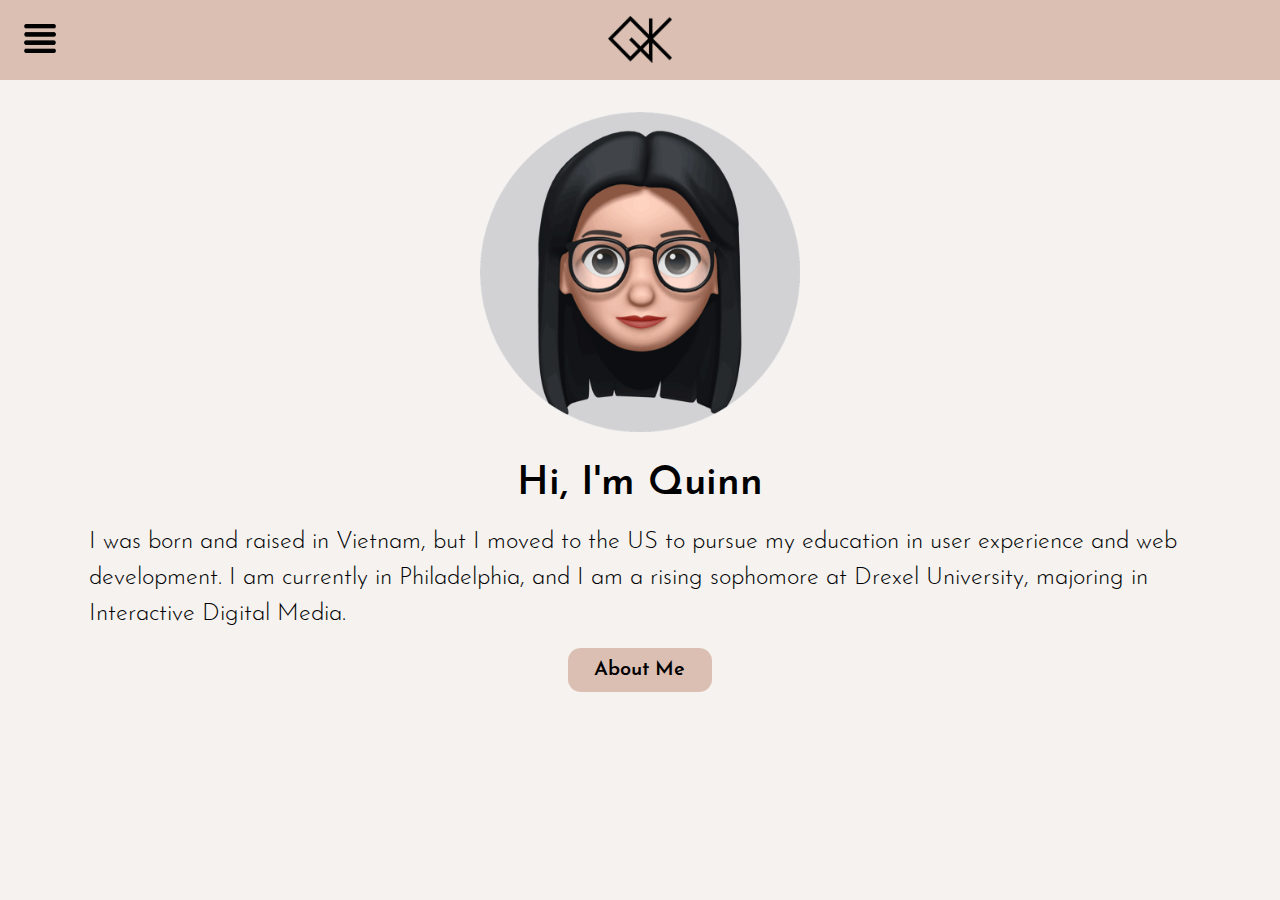
<file: index.html>
<!DOCTYPE html>
<html lang="en">
<head>
    <meta charset="UTF-8">
    <meta name="viewport" content="width=device-width, initial-scale=1.0">
    <title>Quinn Khuc</title>
    <link rel="stylesheet" href="styles/reset.css">
    <link rel="stylesheet" href="styles/default.css">
    <link rel="stylesheet" href="styles/home.css">
</head>
<body>
    <header>
        <a href="index.html"><img src="images/logo.png" alt="Quinn Khuc Logo" id="logo"></a>
        <img src="images/menu-icon.png" alt="Navigation Bar Icon" id="menu">
        <nav id="nav-bar">
            <ul>
                <li><a href="index.html">Home</a></li>
                <li><a href="about.html">About</a></li>
                <li><a href="resume.html">Resume</a></li>
                <li><a href="portfolio.html">Portfolio</a></li>
                <li><a href="contact.html">Contact</a></li>
            </ul>
        </nav>
    </header>
    <main id="content">
        <img src="images/portrait.png" alt="Quinn's portrait">
        <h1>Hi, I'm Quinn</h1>
        <p>
            I was born and raised in Vietnam, but I moved to the US to pursue my education in user experience and web development. I am currently in Philadelphia, and I am a rising sophomore at Drexel University, majoring in Interactive Digital Media.
        </p>
        <div id="about-button">
            <button onclick="visitAbout()">About Me</button>
        </div>
    </main>
    <script src="scripts/default.js"></script>
    <script src="scripts/home.js"></script>
</body>
</html>
</file>
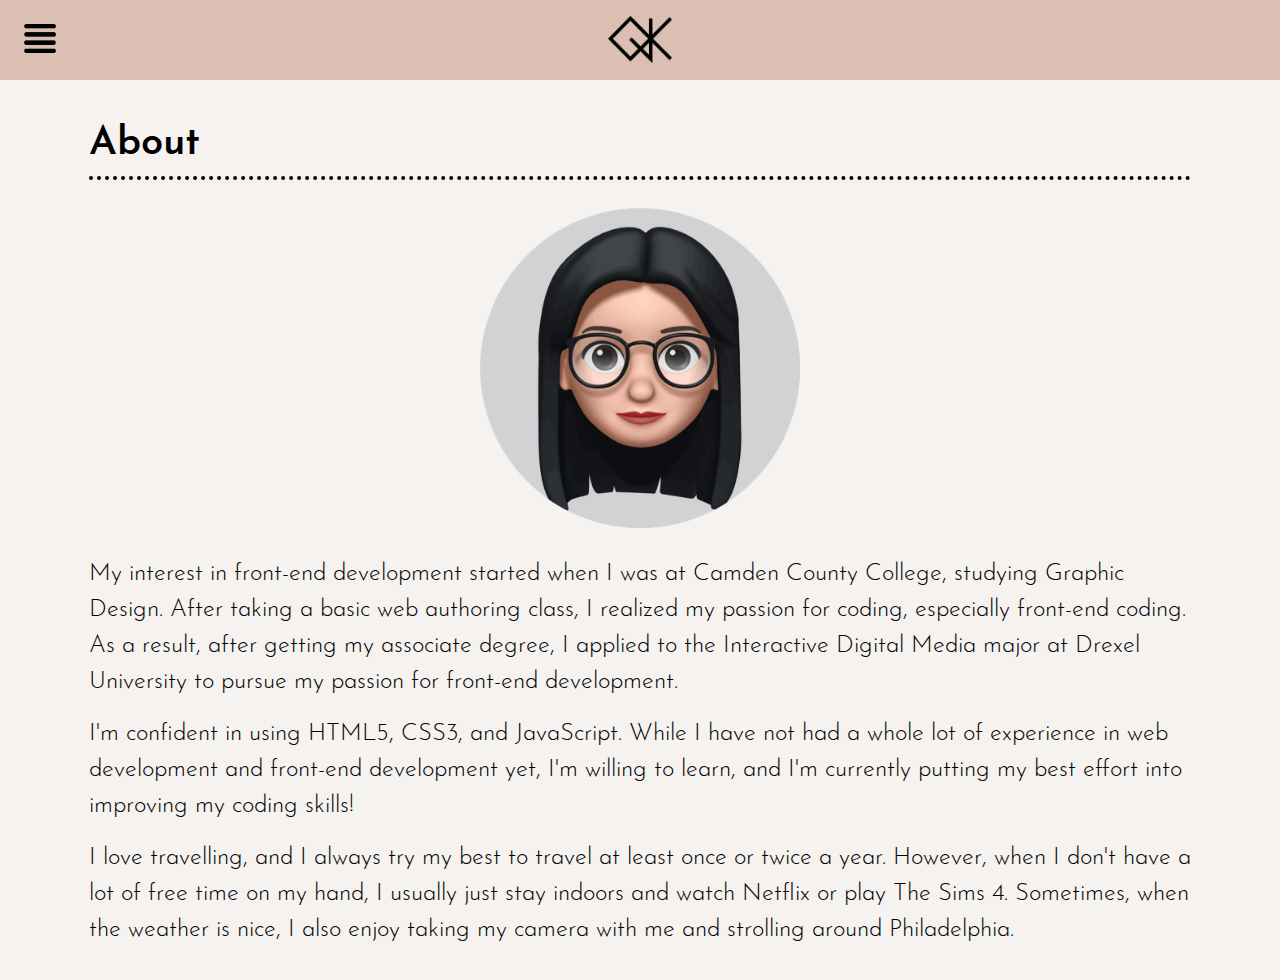
<file: about.html>
<!DOCTYPE html>
<html lang="en">
<head>
    <meta charset="UTF-8">
    <meta name="viewport" content="width=device-width, initial-scale=1.0">
    <title>About</title>
    <link rel="stylesheet" href="styles/reset.css">
    <link rel="stylesheet" href="styles/default.css">
    <link rel="stylesheet" href="styles/about.css">
</head>
<body>
    <header>
        <a href="index.html"><img src="images/logo.png" alt="Quinn Khuc Logo" id="logo"></a>
        <img src="images/menu-icon.png" alt="Navigation Bar Icon" id="menu">
        <nav id="nav-bar">
            <ul>
                <li><a href="index.html">Home</a></li>
                <li><a href="about.html">About</a></li>
                <li><a href="resume.html">Resume</a></li>
                <li><a href="portfolio.html">Portfolio</a></li>
                <li><a href="contact.html">Contact</a></li>
            </ul>
        </nav>
    </header>
    <main id="content">
        <h1>About</h1>
        <img src="images/portrait.png" alt="Quinn's portrait">
        <p>
            My interest in front-end development started when I was at Camden County College, studying Graphic Design. After taking a basic web authoring class, I realized my passion for coding, especially front-end coding. As a result, after getting my associate degree, I applied to the Interactive Digital Media major at Drexel University to pursue my passion for front-end development.
        </p>
        <p>
            I'm confident in using HTML5, CSS3, and JavaScript. While I have not had a whole lot of experience in web development and front-end development yet, I'm willing to learn, and I'm currently putting my best effort into improving my coding skills!
        </p>
        <p>
            I love travelling, and I always try my best to travel at least once or twice a year. However, when I don't have a lot of free time on my hand, I usually just stay indoors and watch Netflix or play The Sims 4. Sometimes, when the weather is nice, I also enjoy taking my camera with me and strolling around Philadelphia.
        </p>
    </main>
    <script src="scripts/default.js"></script>
</body>
</html>
</file>
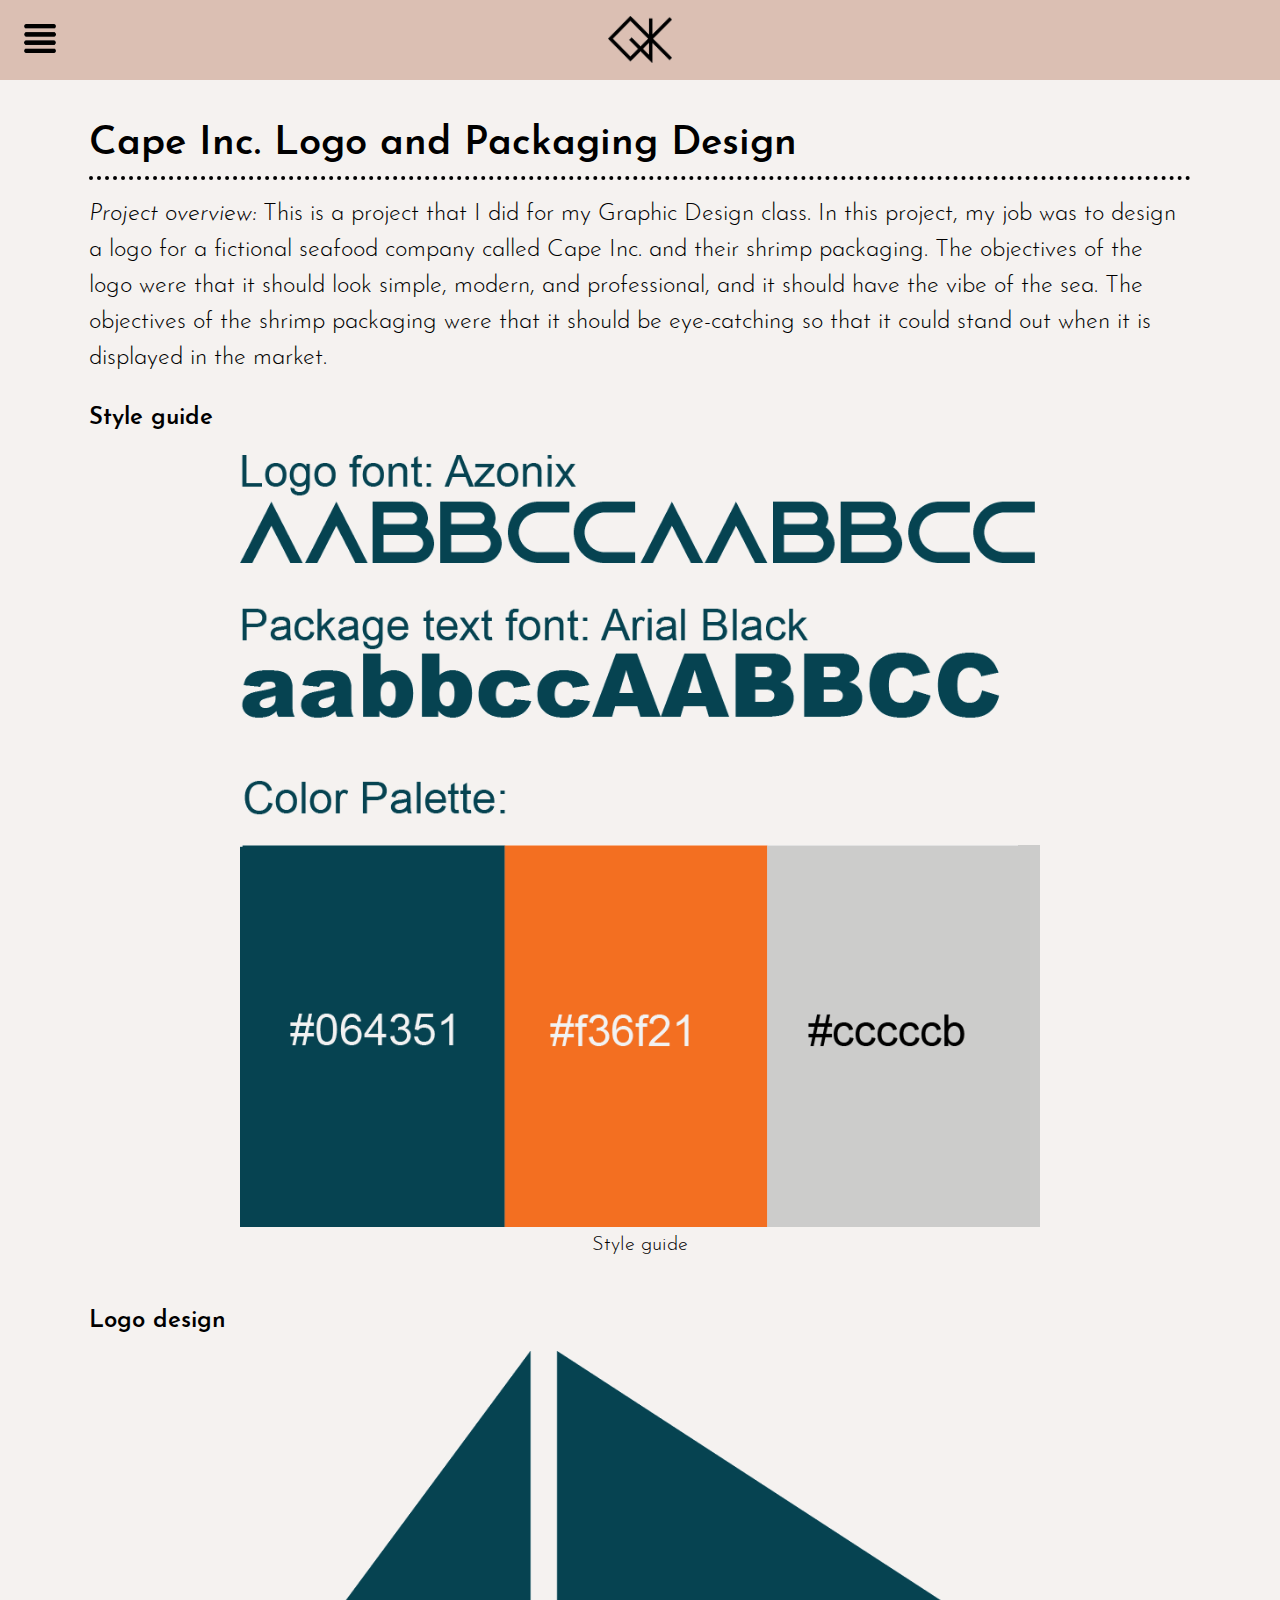
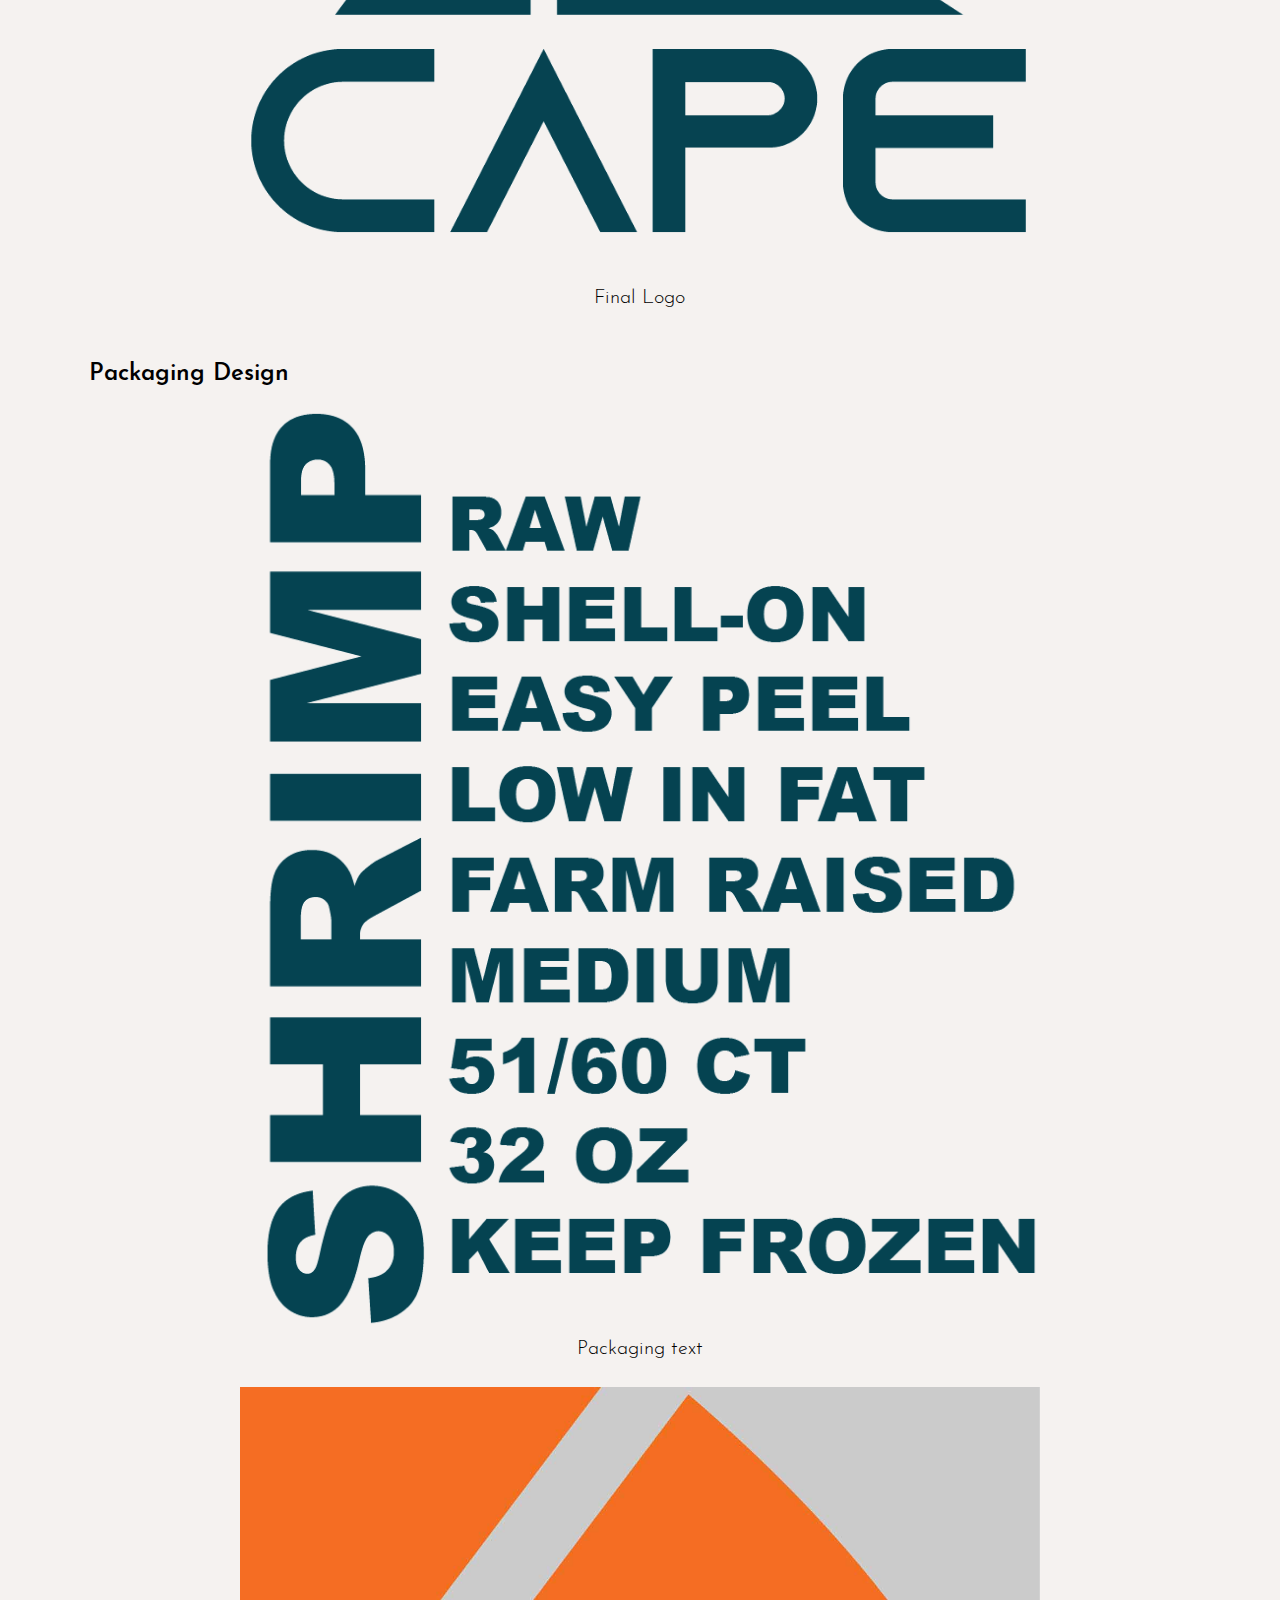
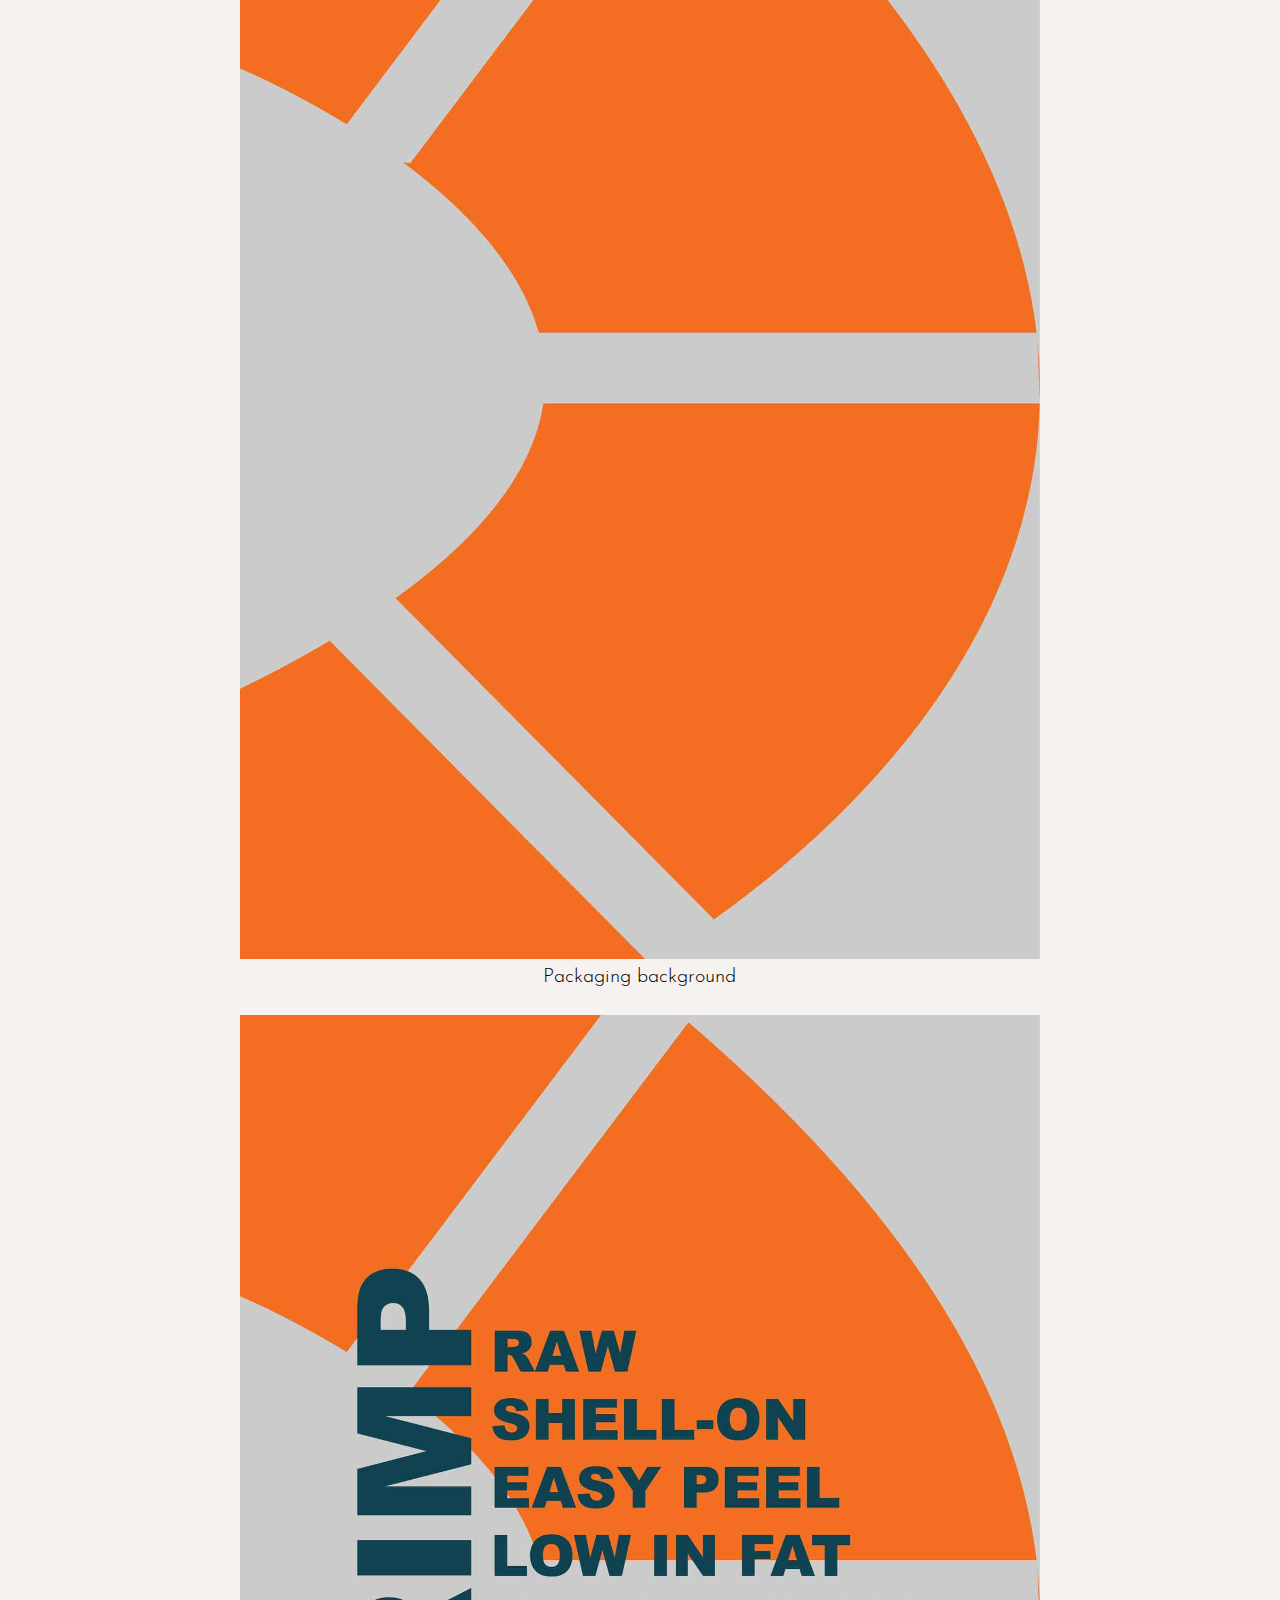
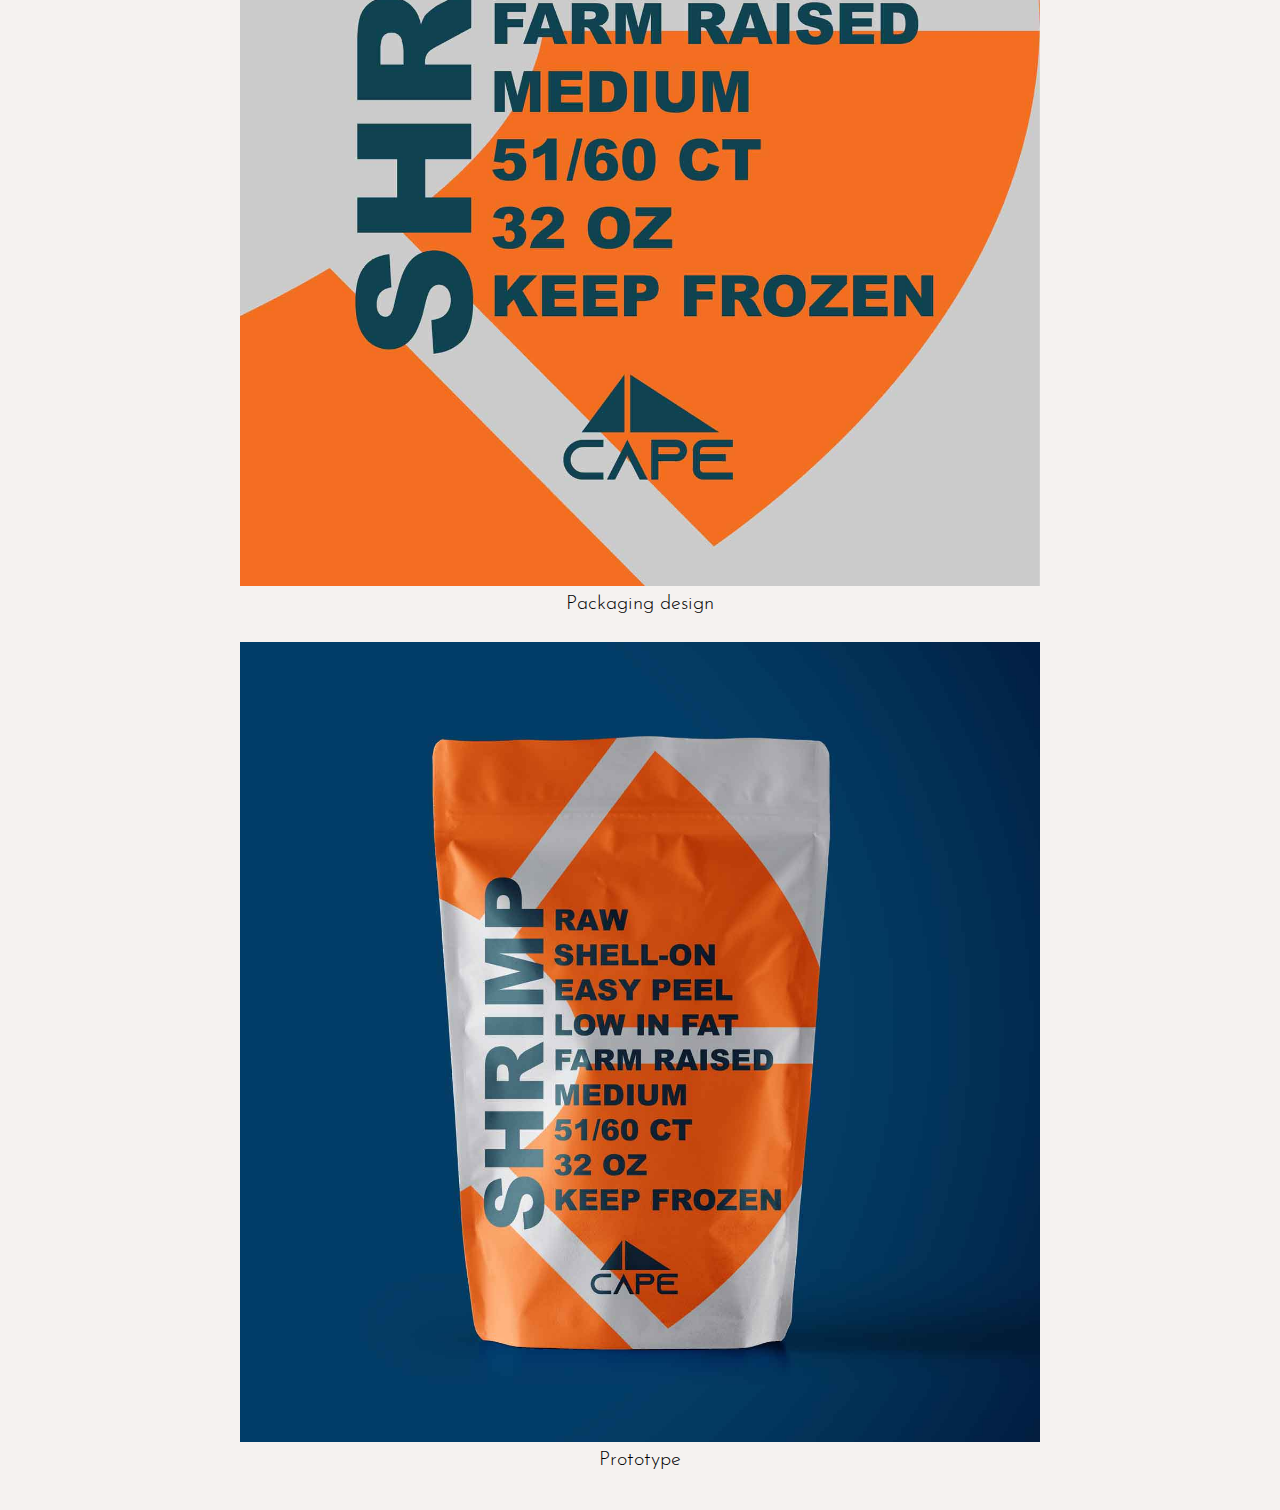
<file: cape-logo-packaging.html>
<!DOCTYPE html>
<html lang="en">
<head>
    <meta charset="UTF-8">
    <meta name="viewport" content="width=device-width, initial-scale=1.0">
    <title>Cape Inc. Logo and Packaging Design</title>
    <link rel="stylesheet" href="styles/reset.css">
    <link rel="stylesheet" href="styles/default.css">
    <link rel="stylesheet" href="styles/project-page.css">
</head>
<body>
    <header>
        <a href="index.html"><img src="images/logo.png" alt="Quinn Khuc Logo" id="logo"></a>
        <img src="images/menu-icon.png" alt="Navigation Bar Icon" id="menu">
        <nav id="nav-bar">
            <ul>
                <li><a href="index.html">Home</a></li>
                <li><a href="about.html">About</a></li>
                <li><a href="resume.html">Resume</a></li>
                <li><a href="portfolio.html">Portfolio</a></li>
                <li><a href="contact.html">Contact</a></li>
            </ul>
        </nav>
    </header>
    <main id="content">
        <h1>Cape Inc. Logo and Packaging Design</h1>
        <p>
            <i>Project overview:</i> This is a project that I did for my Graphic Design class. In this project, my job was to design a logo for a fictional seafood company called Cape Inc. and their shrimp packaging. The objectives of the logo were that it should look simple, modern, and professional, and it should have the vibe of the sea. The objectives of the shrimp packaging were that it should be eye-catching so that it could stand out when it is displayed in the market.
        </p>
        <h2>Style guide</h2>
        <figure>
            <img src="images/cape-logo-packaging/style-guide.png" alt="Style guide">
            <figcaption>Style guide</figcaption>
        </figure>
        
        <h2>Logo design</h2>
        <figure>
            <img src="images/cape-logo-packaging/cape-logo.png" alt="Final logo">
            <figcaption>Final Logo</figcaption>
        </figure>

        <h2>Packaging Design</h2>
        <figure>
            <img src="images/cape-logo-packaging/text.png" alt="Packaging text">
            <figcaption>Packaging text</figcaption>
        </figure>
        <figure>
            <img src="images/cape-logo-packaging/shrimp.jpg" alt="Packaging background">
            <figcaption>Packaging background</figcaption>
        </figure>
        <figure>
            <img src="images/cape-logo-packaging/packaging-redesign.jpg" alt="Packaging design">
            <figcaption>Packaging design</figcaption>
        </figure>
        <figure>
            <img src="images/cape-logo-packaging/final-design.jpg" alt="Prototype">
            <figcaption>Prototype</figcaption>
        </figure>
    </main>
    <script src="scripts/default.js"></script>
</body>
</html>
</file>
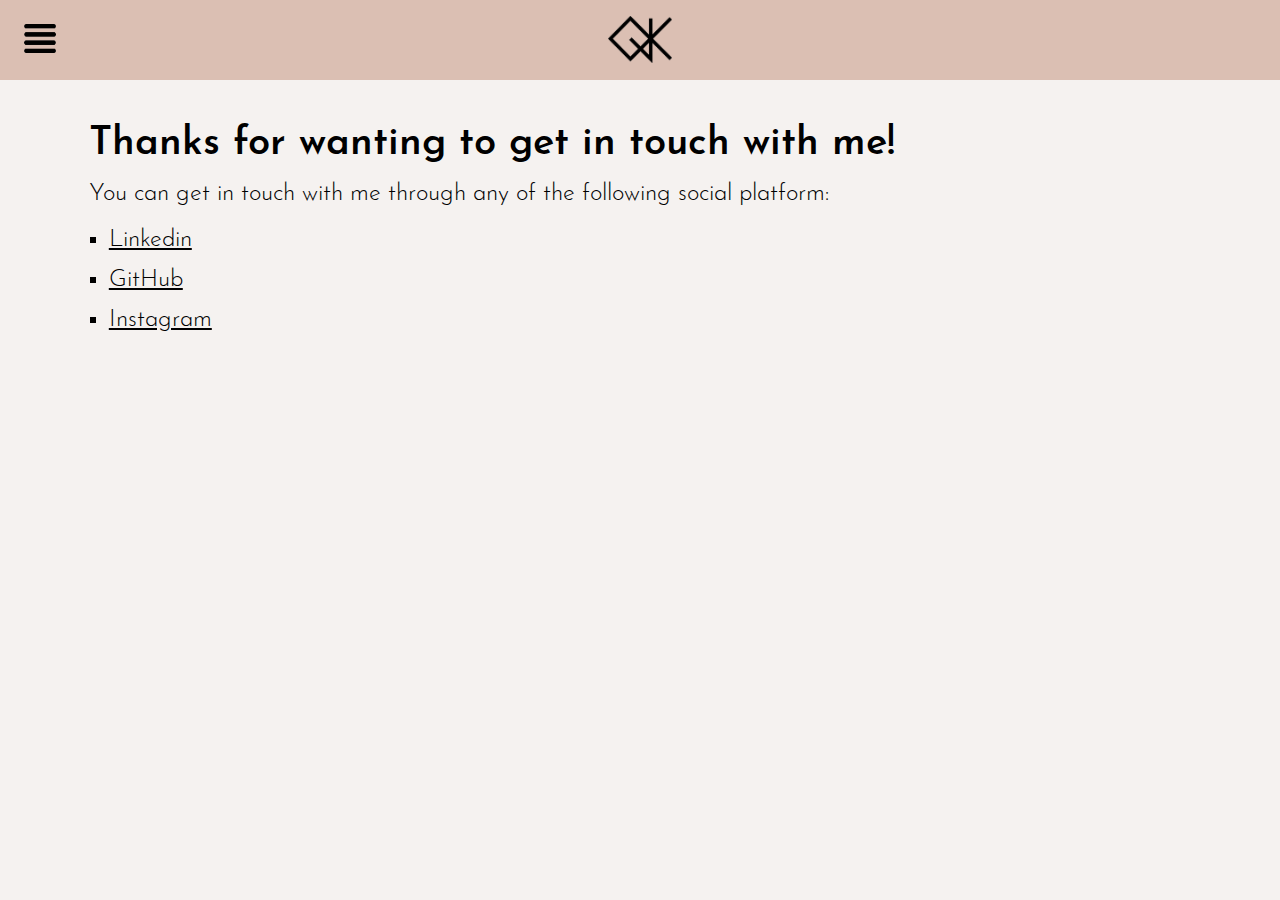
<file: contact.html>
<!DOCTYPE html>
<html lang="en">
<head>
    <meta charset="UTF-8">
    <meta name="viewport" content="width=device-width, initial-scale=1.0">
    <title>Contact</title>
    <link rel="stylesheet" href="styles/reset.css">
    <link rel="stylesheet" href="styles/default.css">
    <link rel="stylesheet" href="styles/contact.css">
</head>
<body>
    <header>
        <a href="index.html"><img src="images/logo.png" alt="Quinn Khuc Logo" id="logo"></a>
        <img src="images/menu-icon.png" alt="Navigation Bar Icon" id="menu">
        <nav id="nav-bar">
            <ul>
                <li><a href="index.html">Home</a></li>
                <li><a href="about.html">About</a></li>
                <li><a href="resume.html">Resume</a></li>
                <li><a href="portfolio.html">Portfolio</a></li>
                <li><a href="contact.html">Contact</a></li>
            </ul>
        </nav>
    </header>
    <main id="content">
        <h1>Thanks for wanting to get in touch with me!</h1>
        <p>You can get in touch with me through any of the following social platform:</p>
        <ul id="social-media-list">
            <li><a href="https://www.linkedin.com/in/quynhthikhuc/">Linkedin</a></li>
            <li><a href="https://github.com/quynhthikhuc">GitHub</a></li>
            <li><a href="https://www.instagram.com/qtk05_/">Instagram</a></li>
        </ul>
    </main>
    <script src="scripts/default.js"></script>
</body>
</html>
</file>
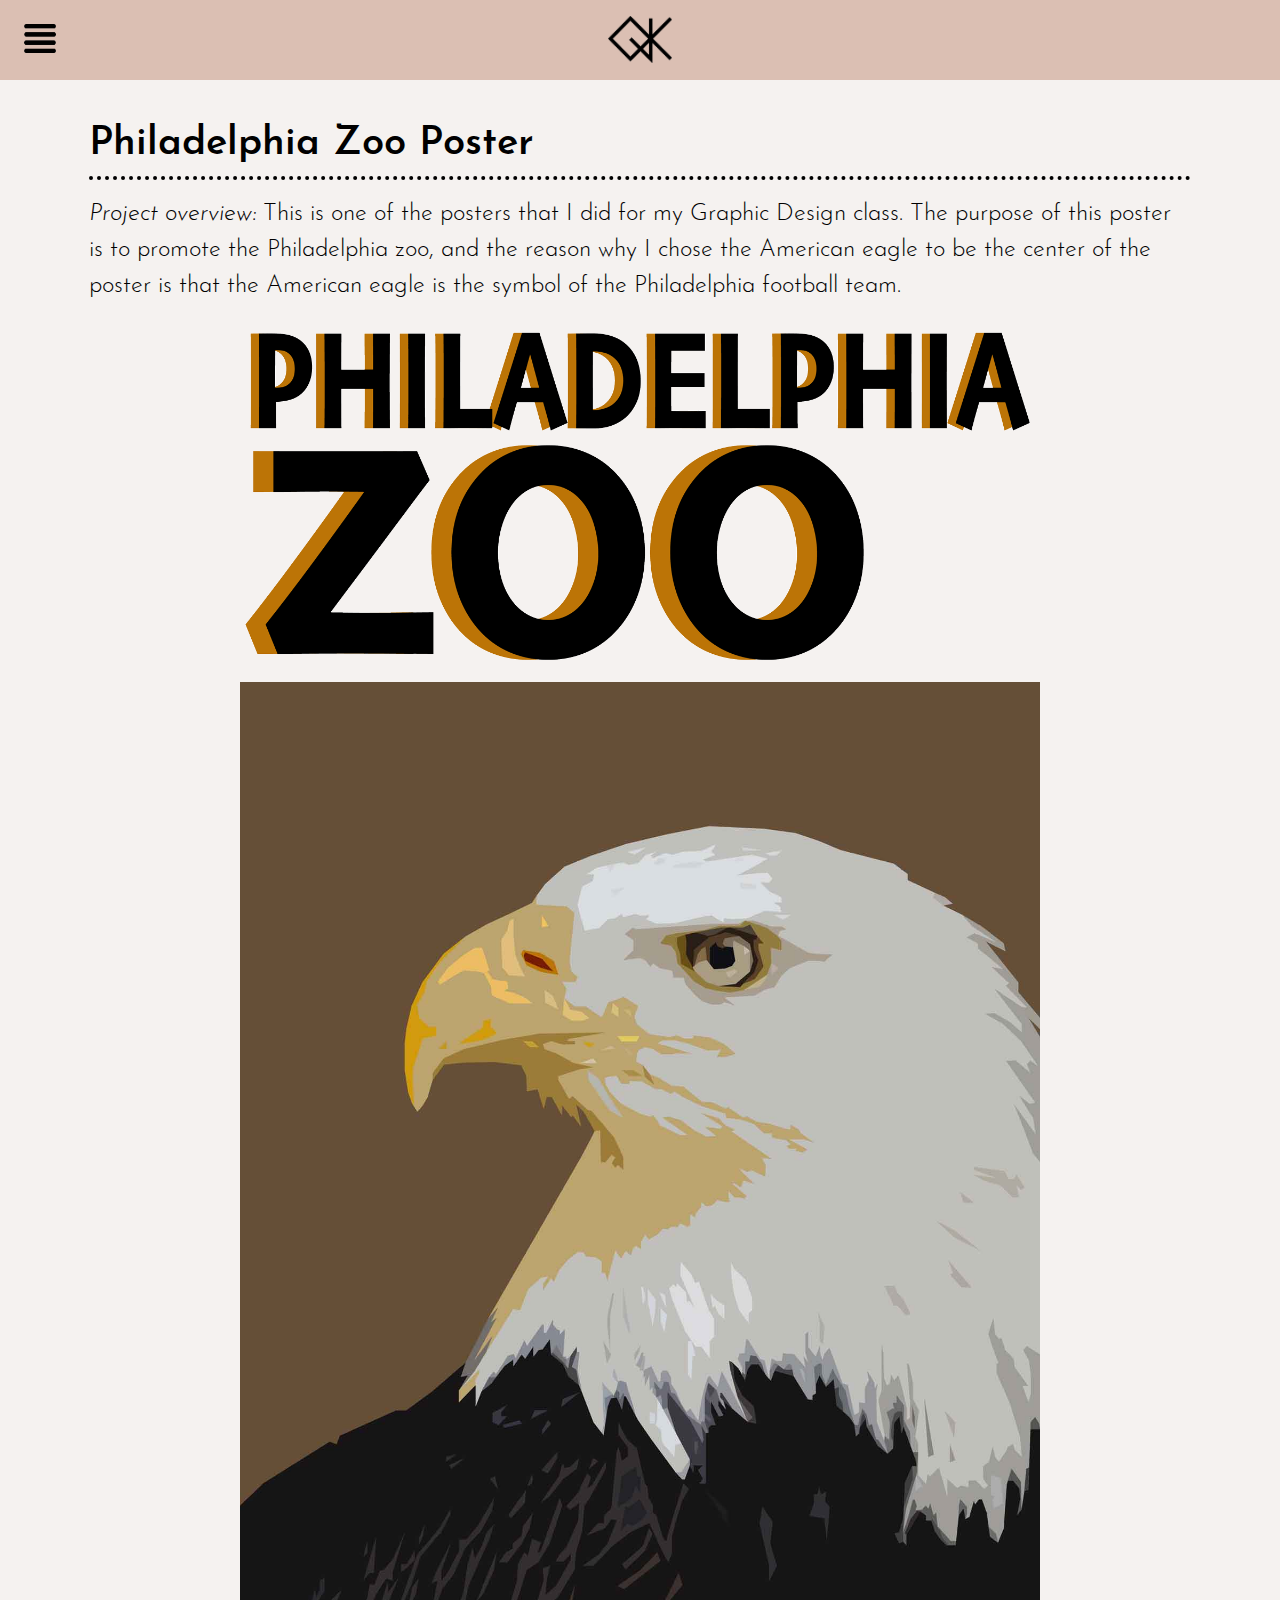
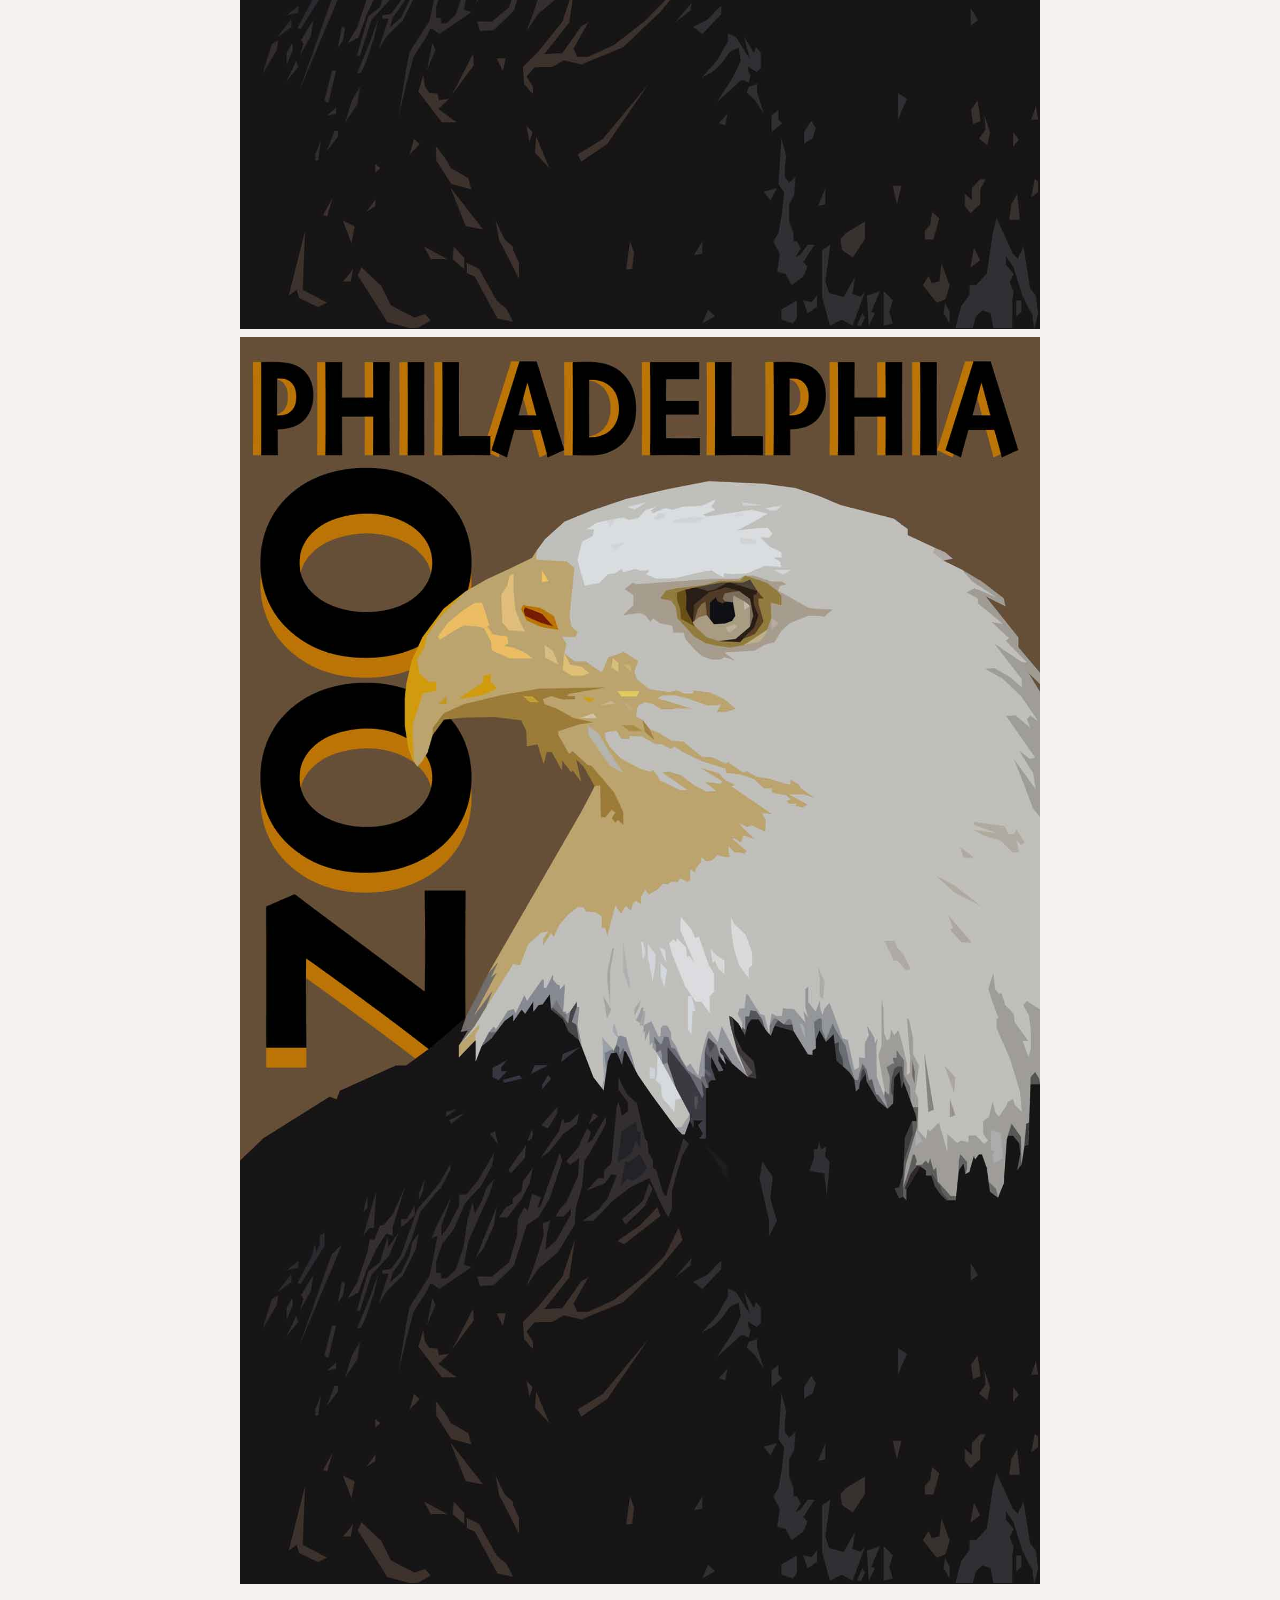
<file: philadelphia-zoo-poster.html>
<!DOCTYPE html>
<html lang="en">
<head>
    <meta charset="UTF-8">
    <meta name="viewport" content="width=device-width, initial-scale=1.0">
    <title>Philadelphia Zoo Poster</title>
    <link rel="stylesheet" href="styles/reset.css">
    <link rel="stylesheet" href="styles/default.css">
    <link rel="stylesheet" href="styles/project-page.css">
<body>
    <header>
        <a href="index.html"><img src="images/logo.png" alt="Quinn Khuc Logo" id="logo"></a>
        <img src="images/menu-icon.png" alt="Navigation Bar Icon" id="menu">
        <nav id="nav-bar">
            <ul>
                <li><a href="index.html">Home</a></li>
                <li><a href="about.html">About</a></li>
                <li><a href="resume.html">Resume</a></li>
                <li><a href="portfolio.html">Portfolio</a></li>
                <li><a href="contact.html">Contact</a></li>
            </ul>
        </nav>
    </header>
    <main id="content">
        <h1>Philadelphia Zoo Poster</h1>
        <p>
            <i>Project overview:</i> This is one of the posters that I did for my Graphic Design class. The purpose of this poster is to promote the Philadelphia zoo, and the reason why I chose the American eagle to be the center of the poster is that the American eagle is the symbol of the Philadelphia football team.
        </p>
        <div class="main-images">
            <img src="images/philadelphia-zoo-poster/text.png" alt="Poster text">
            <img src="images/philadelphia-zoo-poster/eagle.jpg" alt="Eagle illustration">
            <img src="images/philadelphia-zoo-poster/poster.jpg" alt="Philadelphia zoo poster">
        </div>
    </main>
    <script src="scripts/default.js"></script>
</body>
</html>
</file>
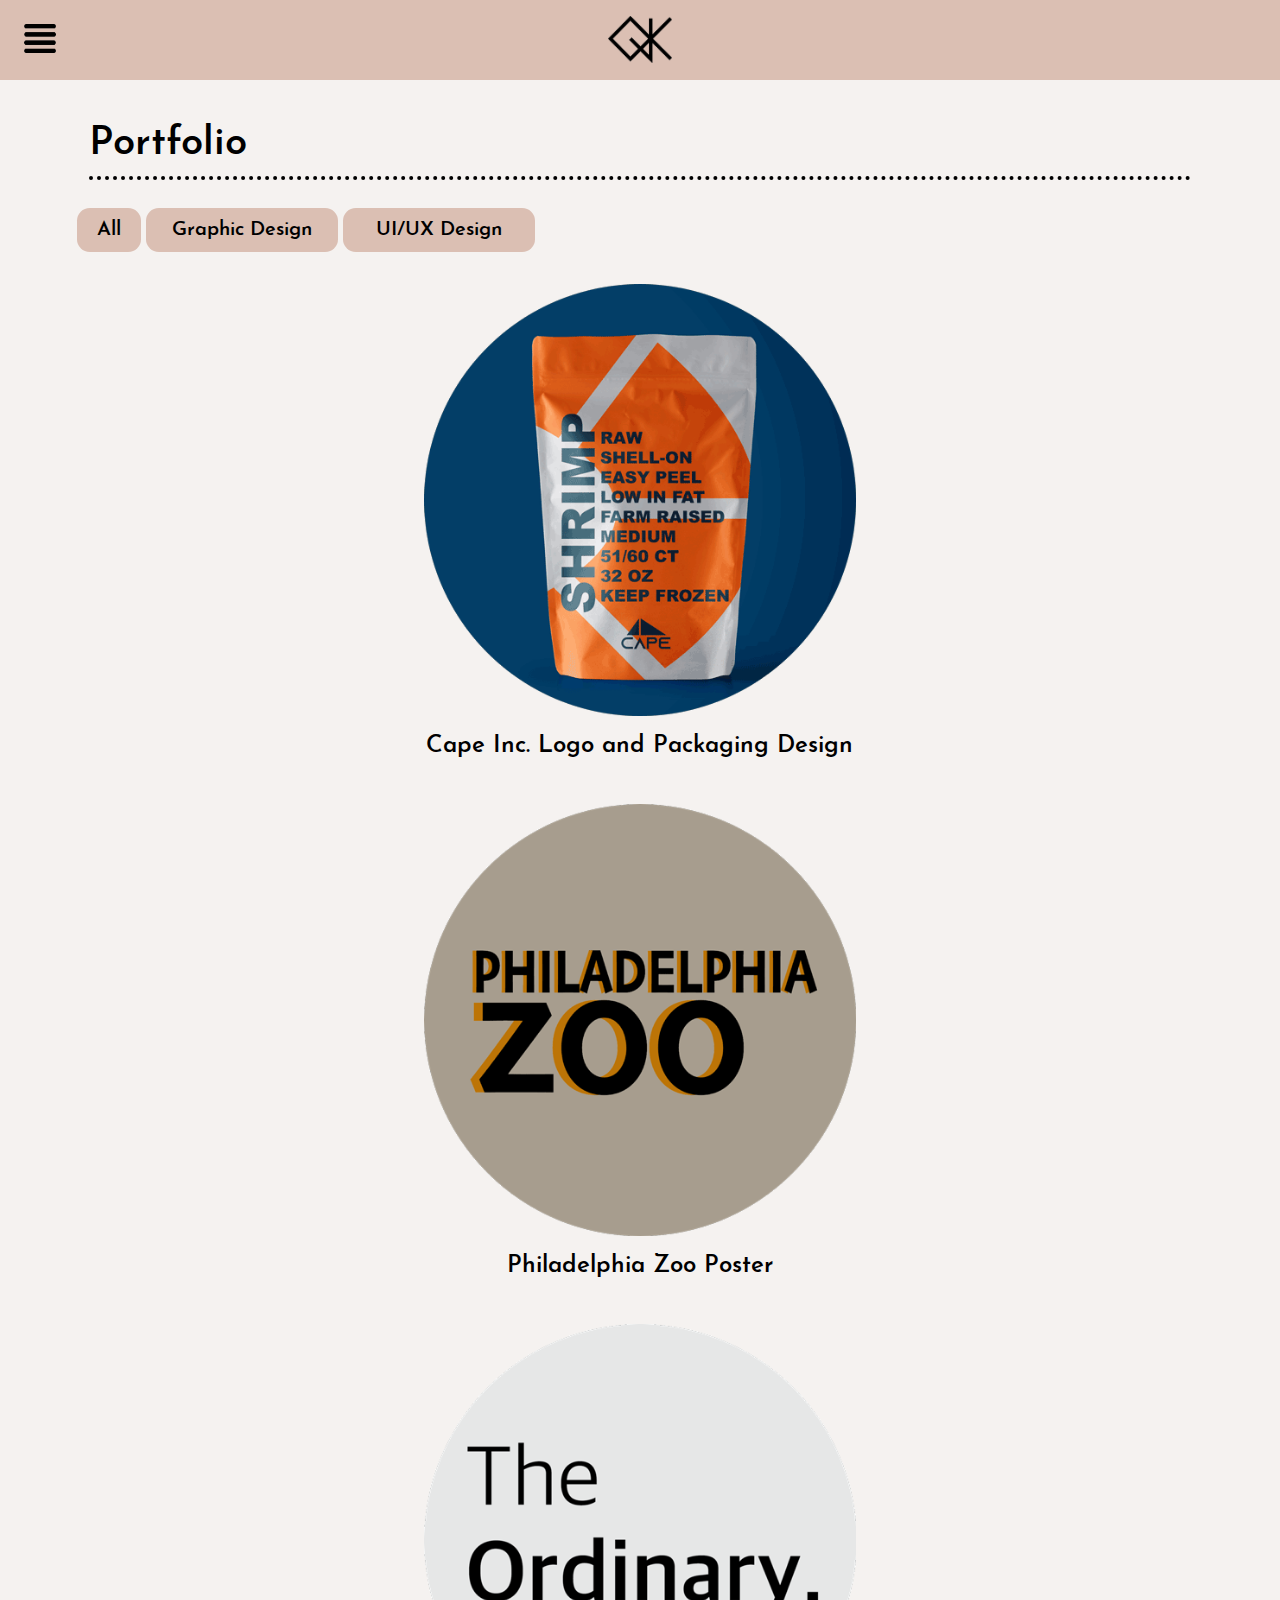
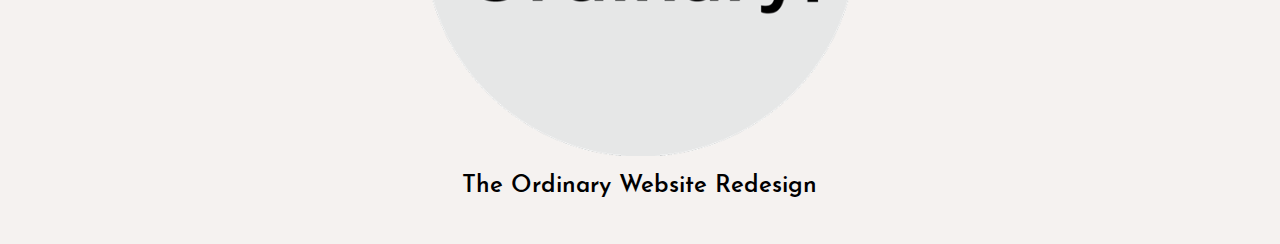
<file: portfolio.html>
<!DOCTYPE html>
<html lang="en">
<head>
    <meta charset="UTF-8">
    <meta name="viewport" content="width=device-width, initial-scale=1.0">
    <title>Portfolio</title>
    <link rel="stylesheet" href="styles/reset.css">
    <link rel="stylesheet" href="styles/default.css">
    <link rel="stylesheet" href="styles/portfolio.css">
</head>
<body>
    <header>
        <a href="index.html"><img src="images/logo.png" alt="Quinn Khuc Logo" id="logo"></a>
        <img src="images/menu-icon.png" alt="Navigation Bar Icon" id="menu">
        <nav id="nav-bar">
            <ul>
                <li><a href="index.html">Home</a></li>
                <li><a href="about.html">About</a></li>
                <li><a href="resume.html">Resume</a></li>
                <li><a href="portfolio.html">Portfolio</a></li>
                <li><a href="contact.html">Contact</a></li>
            </ul>
        </nav>
    </header>
    <main id="content">
        <h1>Portfolio</h1>
        <div id="filter">
            <button class="filter" id="all">All</button>
            <button class="filter" id="graphic-design">Graphic Design</button>
            <button class="filter" id="ui-ux">UI/UX Design</button>
        </div>
        <ul id="project-catalog">
            <li class="catalog-item graphic-design">
                <a href="cape-logo-packaging.html">
                    <figure>
                        <img src="images/cape-gourmet-icon.png" alt="Cape Inc. Logo and Packaging Design project icon">
                        <figcaption>Cape Inc. Logo and Packaging Design</figcaption>
                    </figure>
                </a>
            </li>
            <li class="catalog-item graphic-design">
                <a href="philadelphia-zoo-poster.html">
                    <figure>
                        <img src="images/philadelphia-zoo-icon.png" alt="Philadelphia Zoo Poster project icon">
                        <figcaption>Philadelphia Zoo Poster</figcaption>
                    </figure>
                </a>
            </li>
            <li class="catalog-item ui-ux">
                <a href="the-ordinary-redesign.html">
                    <figure>
                        <img src="images/the-ordinary-icon.png" alt="The Ordinary Website Redesign project icon">
                        <figcaption>The Ordinary Website Redesign</figcaption>
                    </figure>    
                </a>
            </li>
        </ul>
    </main>
    <script src="scripts/default.js"></script>
    <script src="scripts/portfolio.js"></script>
</body>
</html>
</file>
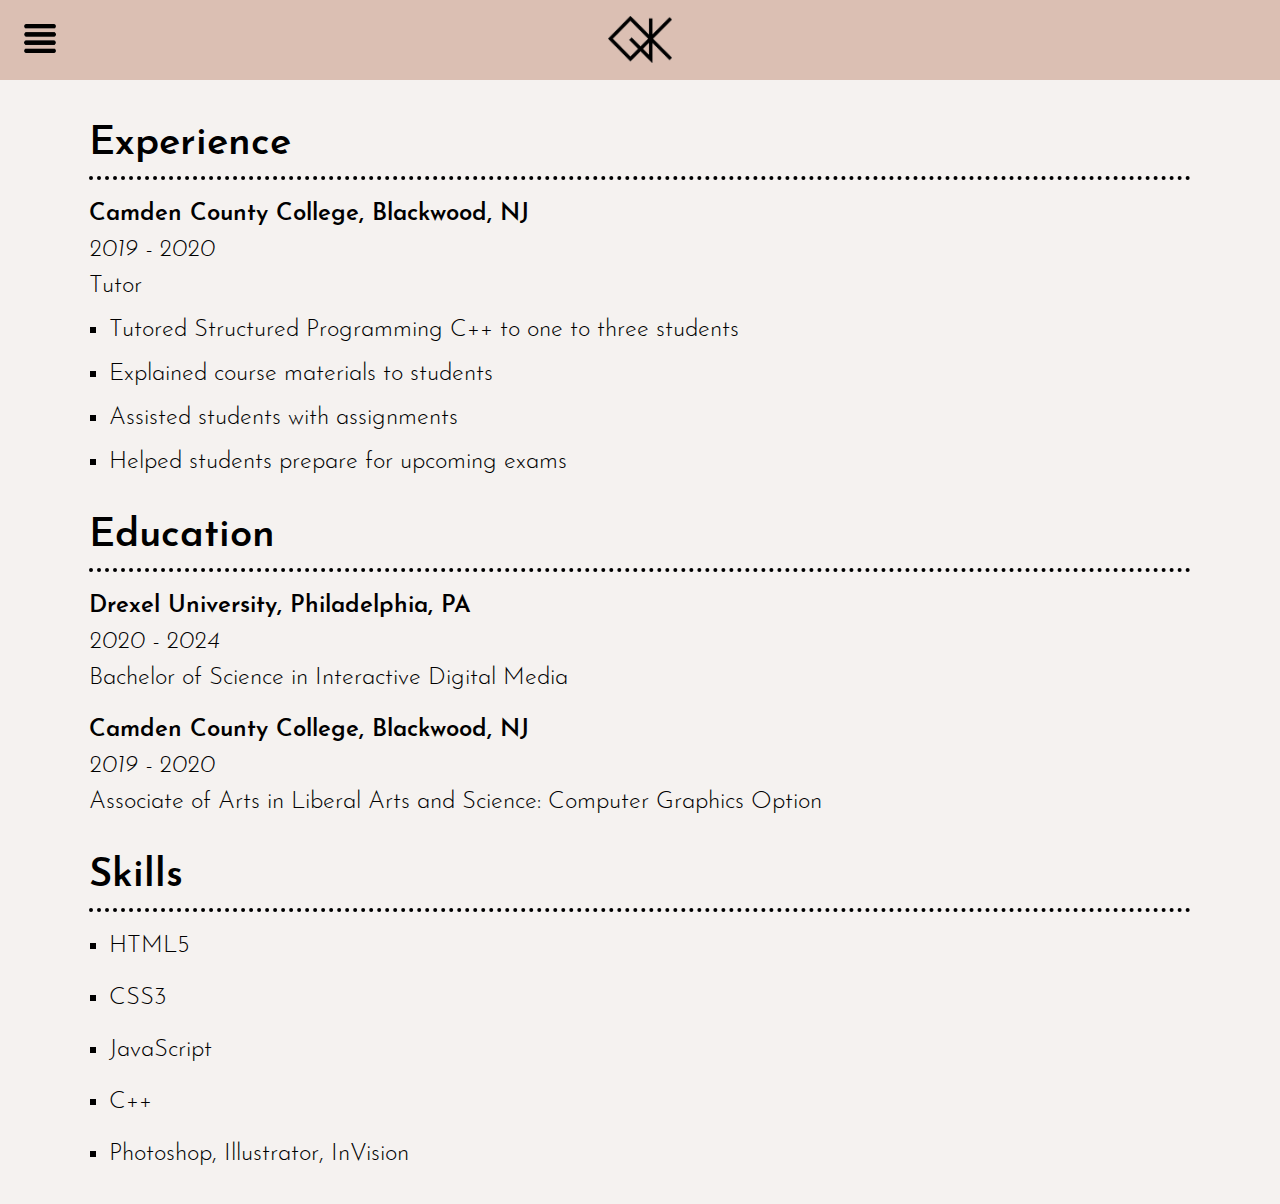
<file: resume.html>
<!DOCTYPE html>
<html lang="en">
<head>
    <meta charset="UTF-8">
    <meta name="viewport" content="width=device-width, initial-scale=1.0">
    <title>Resume</title>
    <link rel="stylesheet" href="styles/reset.css">
    <link rel="stylesheet" href="styles/default.css">
    <link rel="stylesheet" href="styles/resume.css">
</head>
<body>
    <header>
        <a href="index.html"><img src="images/logo.png" alt="Quinn Khuc Logo" id="logo"></a>
        <img src="images/menu-icon.png" alt="Navigation Bar Icon" id="menu">
        <nav id="nav-bar">
            <ul>
                <li><a href="index.html">Home</a></li>
                <li><a href="about.html">About</a></li>
                <li><a href="resume.html">Resume</a></li>
                <li><a href="portfolio.html">Portfolio</a></li>
                <li><a href="contact.html">Contact</a></li>
            </ul>
        </nav>
    </header>
    <main id="content">
        <h1>Experience</h1>
        <ul id="experience-list">
            <li>
                <h2>Camden County College, Blackwood, NJ</h2>
                <p class="year">2019 - 2020</p>
                <p>Tutor</p>
                <ul class="experience-content-list">
                    <li>Tutored Structured Programming C++ to one to three students</li>
                    <li>Explained course materials to students</li>
                    <li>Assisted students with assignments</li>
                    <li>Helped students prepare for upcoming exams</li>
                </ul>
            </li>
        </ul>
        <h1 id="education">Education</h1>
        <ul id="education-list">
            <li>
                <h2>Drexel University, Philadelphia, PA</h2>
                <p class="year">2020 - 2024</p>
                <p>Bachelor of Science in Interactive Digital Media</p>
            </li>
            <li>
                <h2>Camden County College, Blackwood, NJ</h2>
                <p class="year">2019 - 2020</p>
                <p>Associate of Arts in Liberal Arts and Science: Computer Graphics Option</p>
            </li>
        </ul>
        <h1 id="skills">Skills</h1>
        <ul id="skill-list">
            <li class="skill-categories">HTML5</li>
            <li class="skill-categories">CSS3</li>
            <li class="skill-categories">JavaScript</li>
            <li class="skill-categories">C++</li>
            <li class="skill-categories">Photoshop, Illustrator, InVision</li>
        </ul>
    </main>
    <script src="scripts/default.js"></script>
</body>
</html>
</file>
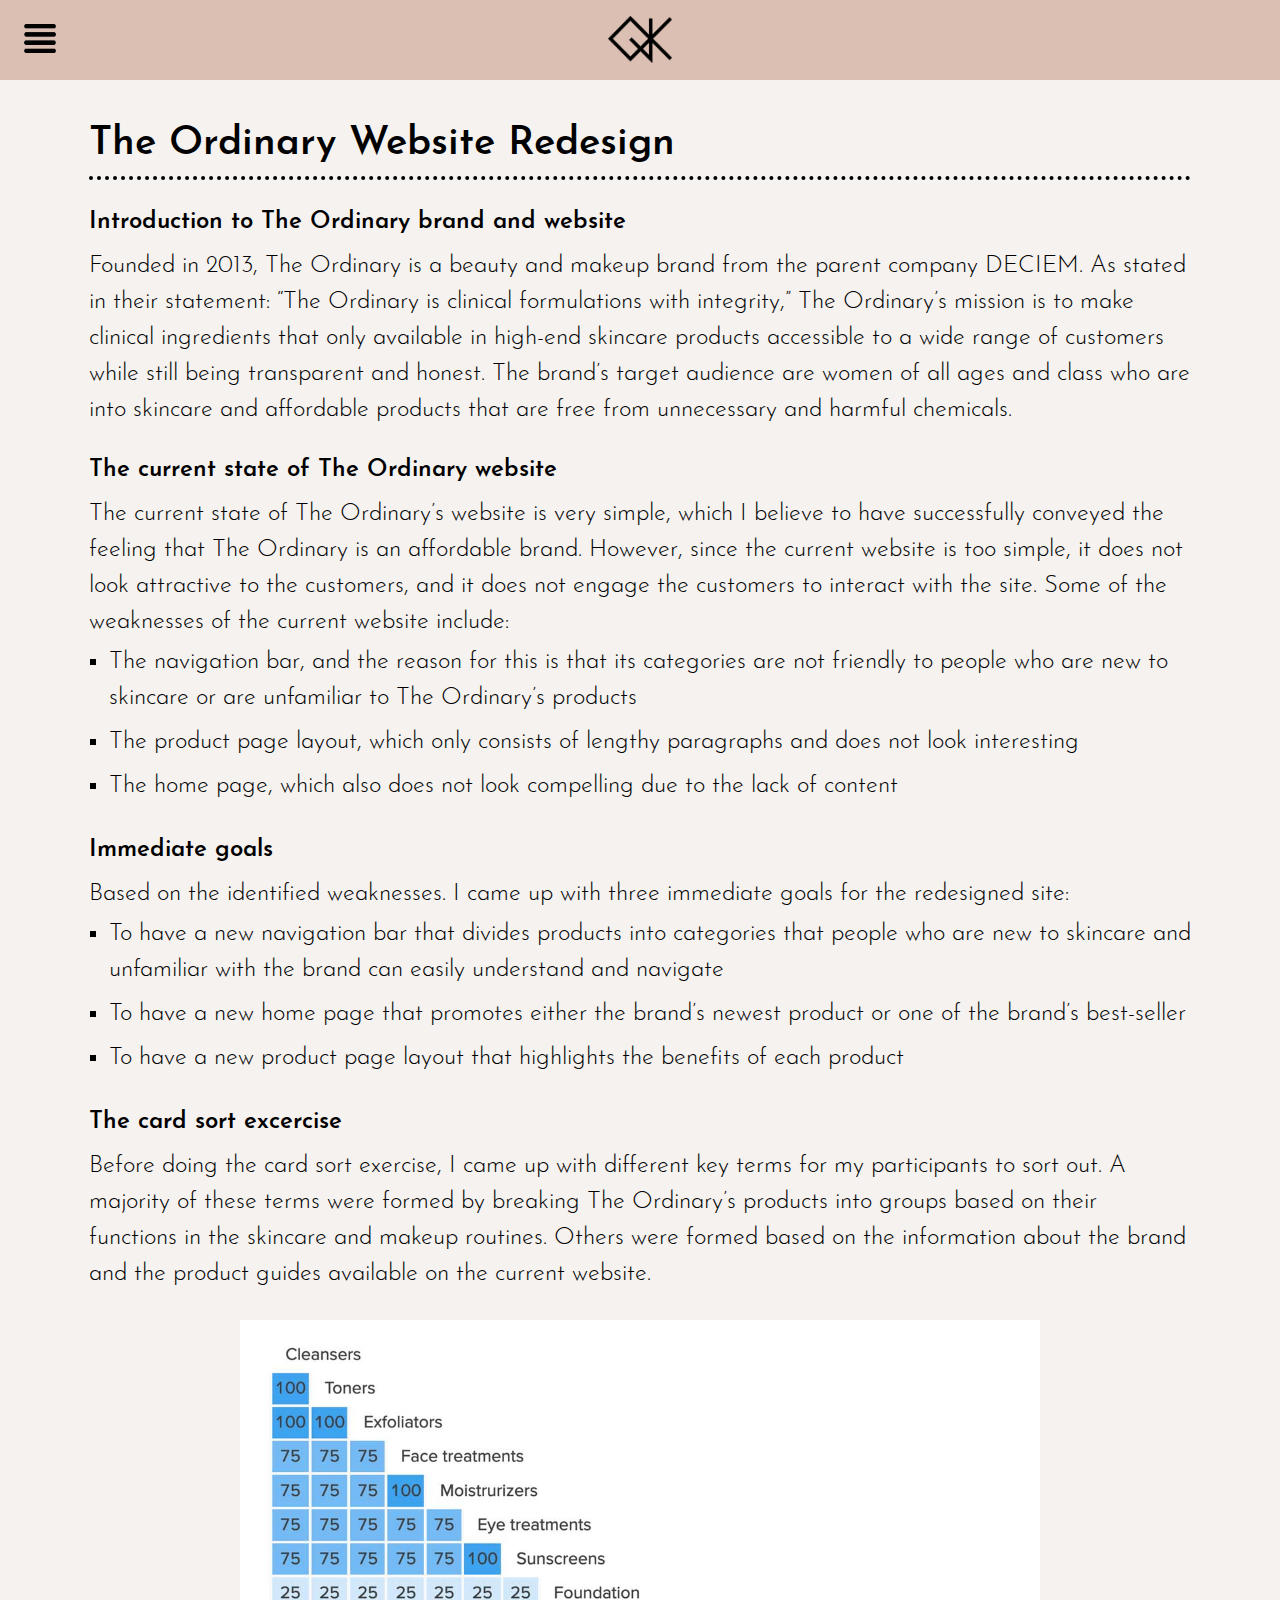
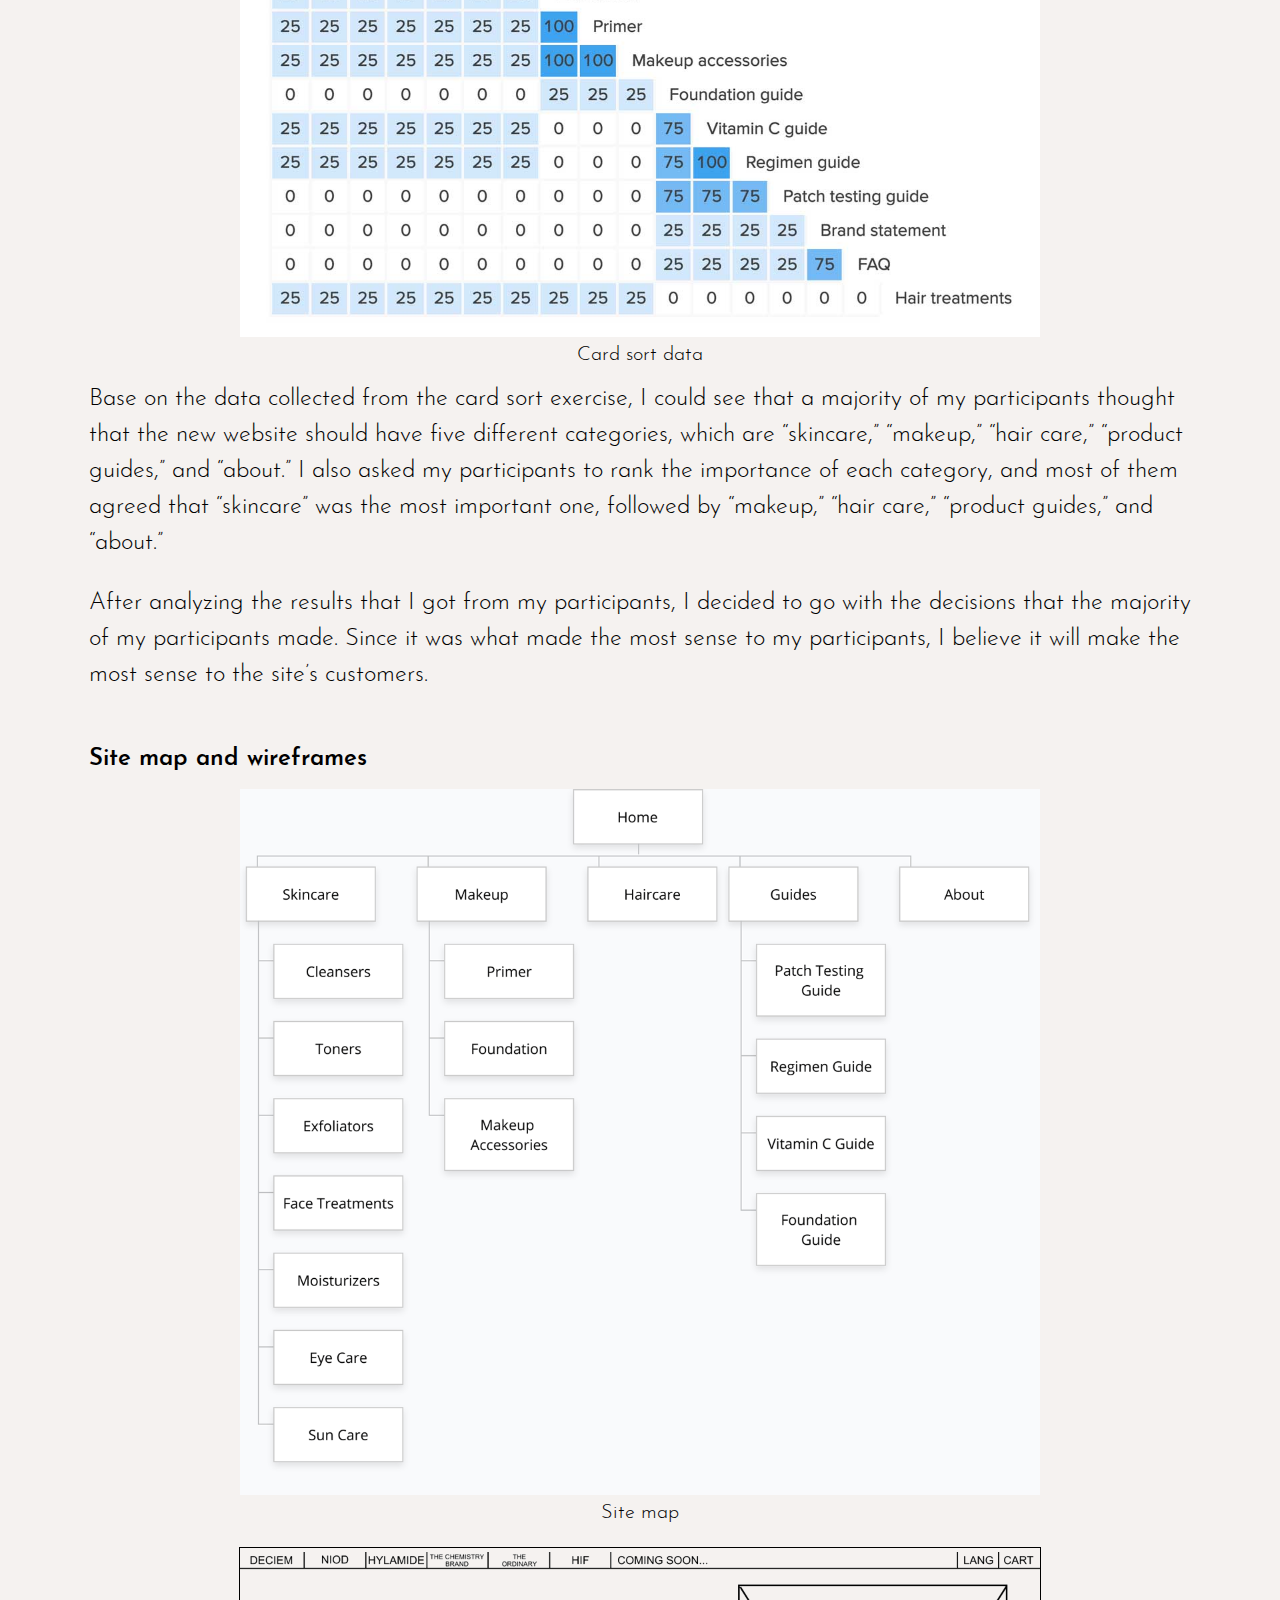
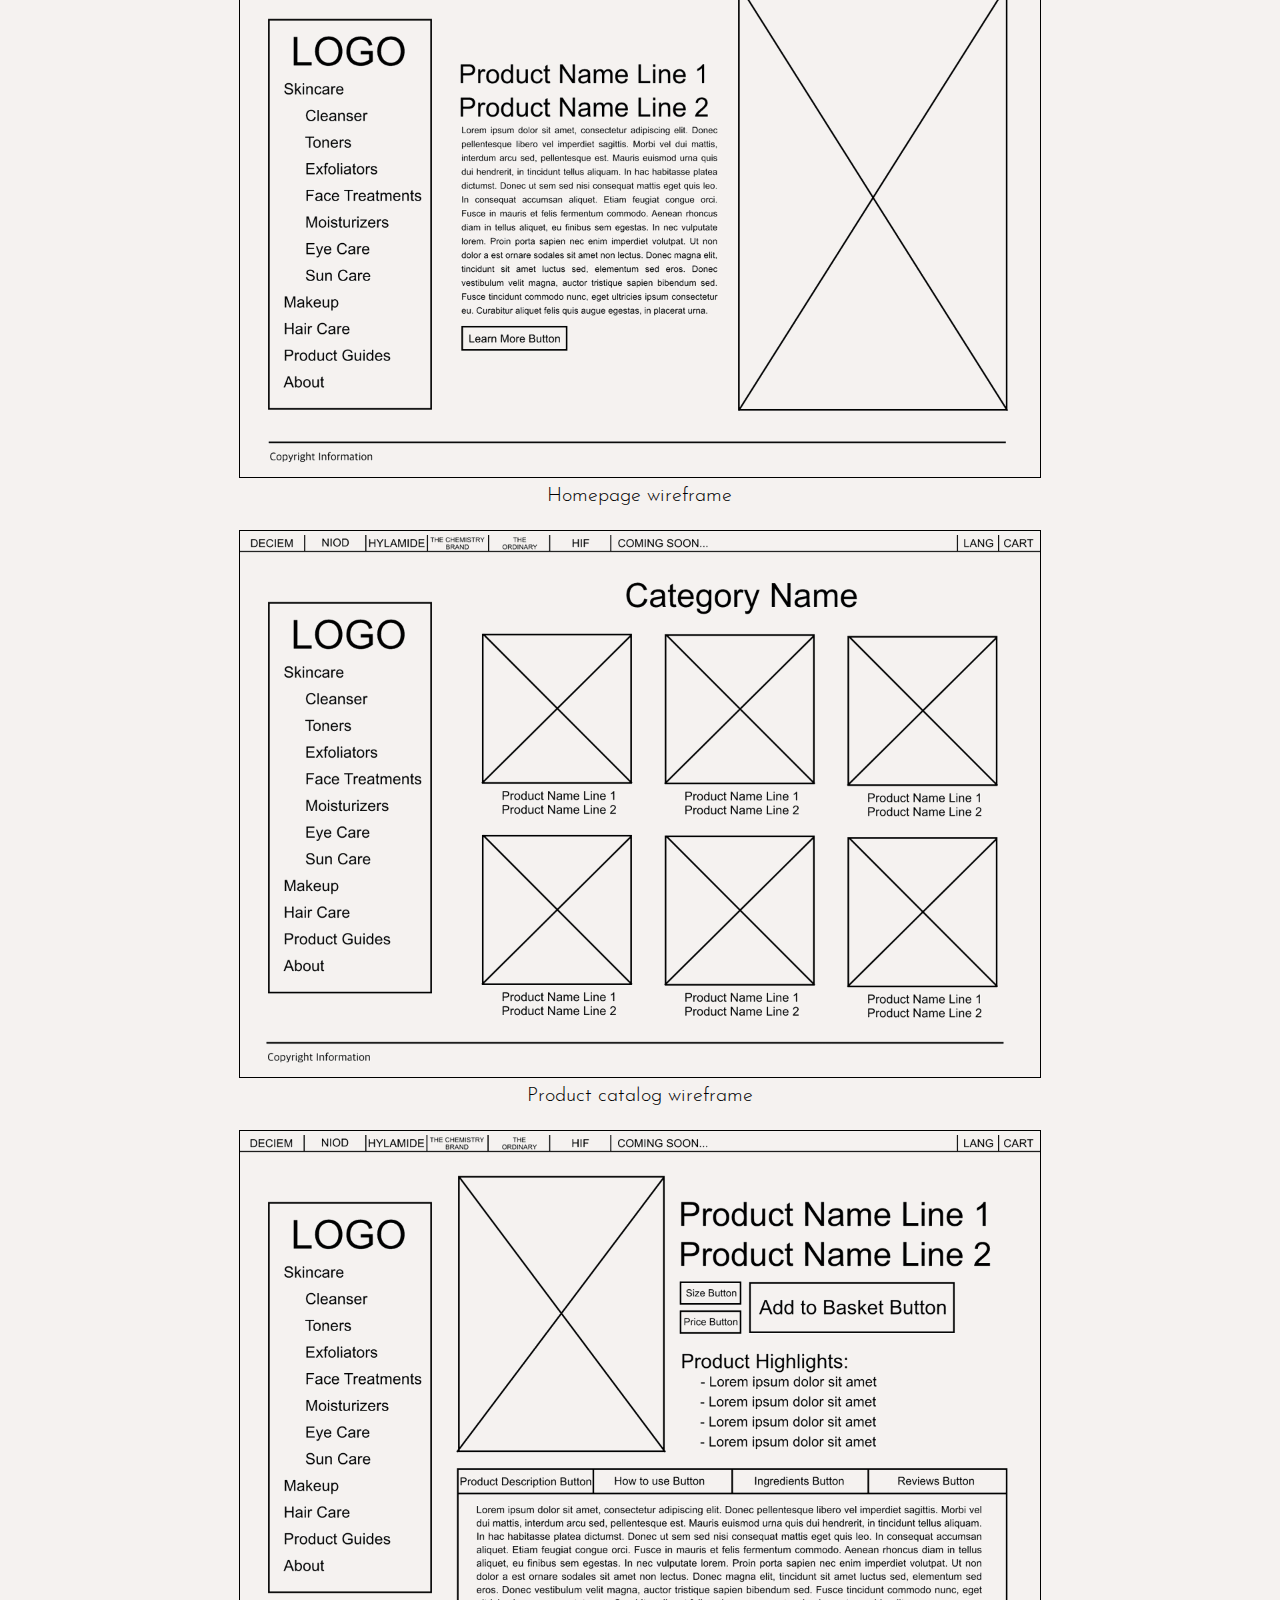
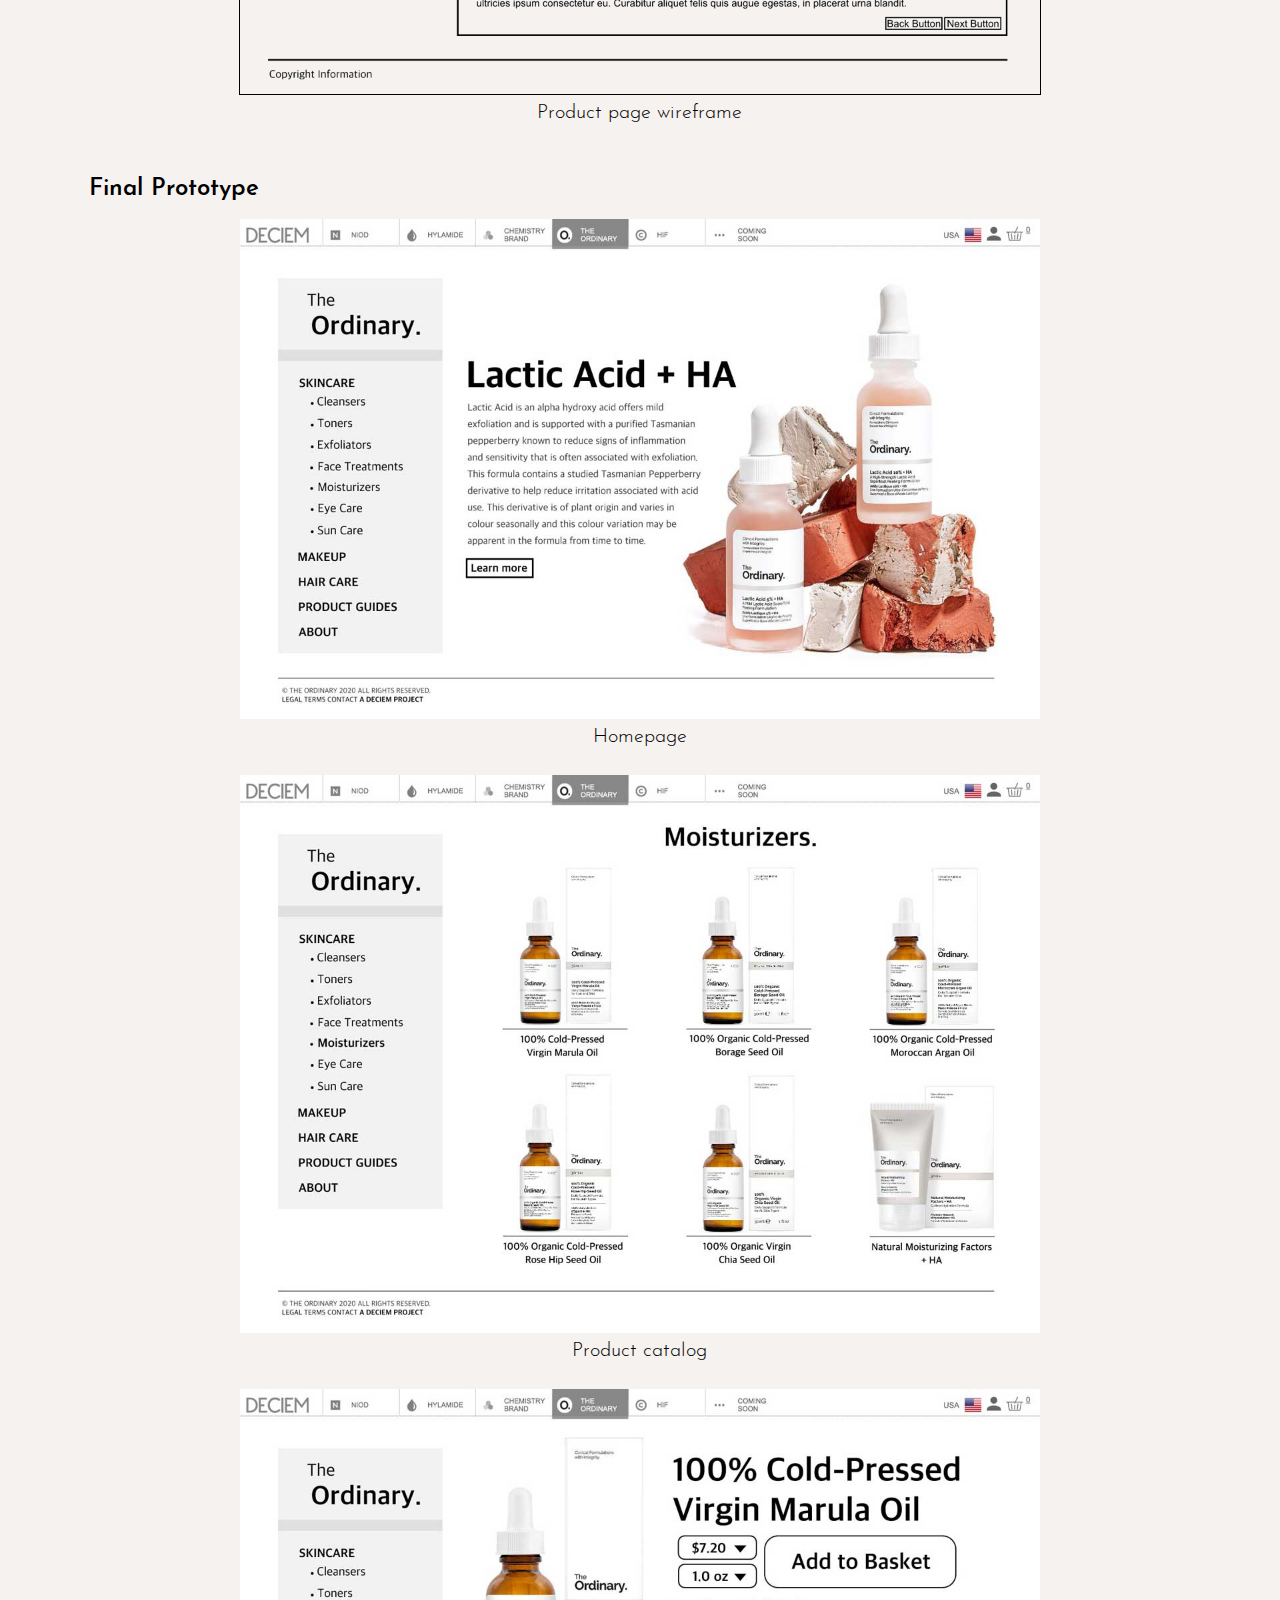
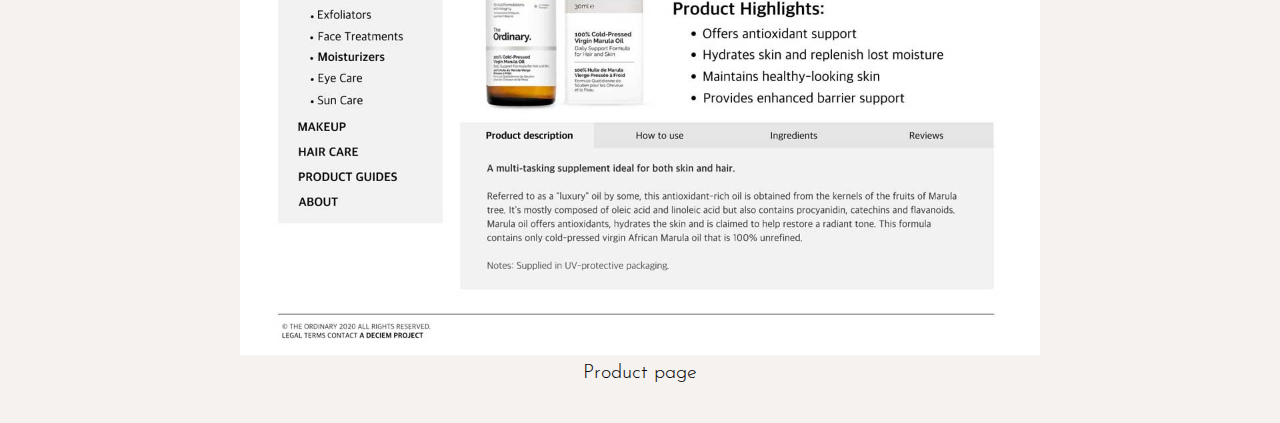
<file: the-ordinary-redesign.html>
<!DOCTYPE html>
<html lang="en">
<head>
    <meta charset="UTF-8">
    <meta name="viewport" content="width=device-width, initial-scale=1.0">
    <title>The Ordinary Website Redesign</title>
    <link rel="stylesheet" href="styles/reset.css">
    <link rel="stylesheet" href="styles/default.css">
    <link rel="stylesheet" href="styles/project-page.css">
    <link rel="stylesheet" href="styles/the-ordinary-redesign.css">
</head>
<body>
    <header>
        <a href="index.html"><img src="images/logo.png" alt="Quinn Khuc Logo" id="logo"></a>
        <img src="images/menu-icon.png" alt="Navigation Bar Icon" id="menu">
        <nav id="nav-bar">
            <ul>
                <li><a href="index.html">Home</a></li>
                <li><a href="about.html">About</a></li>
                <li><a href="resume.html">Resume</a></li>
                <li><a href="portfolio.html">Portfolio</a></li>
                <li><a href="contact.html">Contact</a></li>
            </ul>
        </nav>
    </header>
    <main id="content">
        <h1>The Ordinary Website Redesign</h1>
        <h2>Introduction to The Ordinary brand and website</h2>
        <p>
            Founded in 2013, The Ordinary is a beauty and makeup brand from the parent company DECIEM. As stated in their statement: “The Ordinary is clinical formulations with integrity,” The Ordinary’s mission is to make clinical ingredients that only available in high-end skincare products accessible to a wide range of customers while still being transparent and honest. The brand’s target audience are women of all ages and class who are into skincare and affordable products that are free from unnecessary and harmful chemicals.
        </p>

        <h2>The current state of The Ordinary website</h2>
        <p>
            The current state of The Ordinary’s website is very simple, which I believe to have successfully conveyed the feeling that The Ordinary is an affordable brand. However, since the current website is too simple, it does not look attractive to the customers, and it does not engage the customers to interact with the site. Some of the weaknesses of the current website include:
        </p>
        <ul class="main-list">
            <li>
                The navigation bar, and the reason for this is that its categories are not friendly to people who are new to skincare or are unfamiliar to The Ordinary’s products
            </li>
            <li>
                The product page layout, which only consists of lengthy paragraphs and does not look interesting
            </li>
            <li>
                The home page, which also does not look compelling due to the lack of content
            </li>
        </ul>

        <h2>Immediate goals</h2>
        <p>
            Based on the identified weaknesses. I came up with three immediate goals for the redesigned site:
        </p>
        <ul class="main-list">
            <li>
                To have a new navigation bar that divides products into categories that people who are new to skincare and unfamiliar with the brand can easily understand and navigate
            </li>
            <li>
                To have a new home page that promotes either the brand’s newest product or one of the brand’s best-seller
            </li>
            <li>
                To have a new product page layout that highlights the benefits of each product
            </li>
        </ul>

        <h2>The card sort excercise</h2>
        <p class="card-sort">
            Before doing the card sort exercise, I came up with different key terms for my participants to sort out. A majority of these terms were formed by breaking The Ordinary’s products into groups based on their functions in the skincare and makeup routines. Others were formed based on the information about the brand and the product guides available on the current website.
        </p>
        <figure class="main-images" id="card-sort-image">
            <img src="images/the-ordinary-redesign/data.jpg" alt="Card sort exercise data">
            <figcaption>Card sort data</figcaption>
        </figure>
        <p class="card-sort">
            Base on the data collected from the card sort exercise, I could see that a majority of my participants thought that the new website should have five different categories, which are “skincare,” “makeup,” “hair care,” “product guides,” and “about.” I also asked my participants to rank the importance of each category, and most of them agreed that “skincare” was the most important one, followed by “makeup,” “hair care,” “product guides,” and “about.”
        </p>
        <p class="card-sort">
            After analyzing the results that I got from my participants, I decided to go with the decisions that the majority of my participants made. Since it was what made the most sense to my participants, I believe it will make the most sense to the site’s customers.
        </p>

        <h2>Site map and wireframes</h2>
        <figure class="main-images">
            <img src="images/the-ordinary-redesign/site-map.png" alt="The new site map">
            <figcaption>Site map</figcaption>
        </figure>
        <figure>
            <img src="images/the-ordinary-redesign/home-page-wireframe.png" alt="Homepage wireframe" class="wireframes">
            <figcaption>Homepage wireframe</figcaption>
        </figure>
        <figure>
            <img src="images/the-ordinary-redesign/catalog-wireframe.png" alt="Product catalog wireframe" class="wireframes">
            <figcaption>Product catalog wireframe</figcaption>
        </figure>
        <figure>
            <img src="images/the-ordinary-redesign/product-page-wireframe.png" alt="Product page wireframe" class="wireframes">
            <figcaption>Product page wireframe</figcaption>
        </figure>

        <h2>Final Prototype</h2>
        <figure>
            <img src="images/the-ordinary-redesign/home-screen.jpg" alt="Final homepage">
            <figcaption>Homepage</figcaption>
        </figure>
        <figure>
            <img src="images/the-ordinary-redesign/product-catalog.jpg" alt="Final product catalog">
            <figcaption>Product catalog</figcaption>
        </figure>
        <figure>
            <img src="images/the-ordinary-redesign/product-page.jpg" alt="Final product page">
            <figcaption>Product page</figcaption>
        </figure>
    </main>
    <script src="scripts/default.js"></script>
</body>
</html>
</file>
<file: styles/default.css>
/* @font-face */
@font-face{
    font-family: "Josefin Sans";
    src: url("../fonts/JosefinSans-SemiBold.woff") format("woff"),
         url("../fonts/JosefinSans-SemiBold.woff2") format("woff2");
    font-style: normal;
    font-weight: bold;
}

@font-face{
    font-family: "Josefin Sans";
    src: url("../fonts/JosefinSans-SemiBoldItalic.woff") format("woff"),
         url("../fonts/JosefinSans-SemiBoldItalic.woff2") format("woff2");
    font-style: italic;
    font-weight: bold;
}

@font-face{
    font-family: "Josefin Sans";
    src: url("../fonts/JosefinSans-Light.woff") format("woff"),
         url("../fonts/JosefinSans-Light.woff2") format("woff2");
    font-style: normal;
    font-weight: normal;
}

@font-face{
    font-family: "Josefin Sans";
    src: url("../fonts/JosefinSans-LightItalic.woff") format("woff"),
         url("../fonts/JosefinSans-LightItalic.woff2") format("woff2");
    font-style: italic;
    font-weight: normal;
}

/* General rules */
* {
    outline: none;
}

a{
    color: #000000;
    text-decoration: none;
}

body{
    background-color: #F5F2F0;
    font-family: "Josefin Sans", sans-serif;
    font-size: 100%;
}

button{
    background-color: #DBBFB3;
    border: none;
    border-radius: .8rem;
    font-family: inherit;
    font-size: 125%;
    font-weight: bold;
    height: 2.75rem;
    text-align: center;
    width: 9rem;
    vertical-align: top;
}

h1{
    font-size: 2.5rem;
    font-weight: bolder;
    line-height: 3rem;
    margin-left: .75rem;
    margin-right: .75rem;
    padding-top: .5rem;
}

h2{
    line-height: 2.25rem;
}

header{
    background-color: #DBBFB3;
    height: 5rem;
}

p{
    font-size: 1.5rem;
    line-height: 2.25rem;
    margin-left: .75rem;
    margin-right: .75rem;
}

/* Specific rules */
#content{
    margin: 0 auto;
    padding-bottom: 2rem;
    padding-top: 2rem;
    width: 88%;
}

header ul{
    margin-bottom: 2rem;
    margin-top: .75rem;
}

#logo{
    padding-top: 1rem;
    position: absolute;
    margin-left: auto;
    margin-right: auto;
    left: 0;
    right: 0;
    max-width: 4rem;
    width: 100%;
}

#menu{
    padding-bottom: .5rem;
    padding-left: 1.5rem;
    padding-top: 1.5rem;
    position: absolute;
    max-width: 2rem;
    width: 100%;
}

#nav-bar{
    background-color: #DBBFB3;
    display: none;
    padding-bottom: .1rem;
    padding-top: 3.25rem;
}

nav li{
    border-bottom: .25rem dotted #000000;
    font-size: 1.75rem;
    font-weight: bold;
    margin: 0 auto;
    text-align: center;
    width: 10rem;
}

nav li a{
    display: block;
    padding: 1.5rem 0;
}

/* Pseudo effects */
#menu:hover{
    cursor: pointer;
}
</file>
<file: styles/home.css>
/* General rules */
h1{
    text-align: center;
}

p{
    text-align: left;
    margin-bottom: 1rem;
    margin-top: 1rem;
}

/* Specific rules */
#about-button{
    text-align: center;
}

#content img{
    display: block;
    margin: 0 auto;
    max-width: 20rem;
    width: 100%;
}

main h1{
    padding-top: 1.75rem;
}

/* Pseudo effects */
button:hover{
    background-color: #E5C9BC;
    cursor: pointer;
}
</file>
<file: styles/about.css>
/* General rules */
h1{
    border-bottom: .25rem dotted #000;
    padding-bottom: .5rem;
}

p{
    padding-top: 1rem;
}

/* Specific rules */
#content img{
    display: block;
    margin: 1.75rem auto .75rem;
    max-width: 20rem;
    width: 100%;
}

h1 + p{
    padding-top: 1.5rem;
}
</file>
<file: styles/project-page.css>
/* General rules */
figure{
    font-size: 1rem;
    padding-bottom: 1.5rem;
    padding-left: .5rem;
    padding-right: .5rem;
    text-align: center;
}

h1{
    border-bottom: .25rem dotted #000;
    padding-bottom: .5rem;
}

h2{
    font-size: 1.5rem;
    font-weight: bold;
    margin-left: .75rem;
    margin-right: .75rem;
    padding-top: 1.5rem;
    padding-bottom: .5rem;
}

i{
    font-style: italic;
}

/* Specific rules */
#content{
    padding-bottom: 1rem;
}

figure figcaption{
    font-size: 1.25rem;
    padding-top: .25rem;
}

h1 + p{
    padding-top: 1rem;
}

main img{
    height: auto;
    padding-top: .25rem;
    max-width: 50rem;
    width: 100%;
}

.main-images{
    text-align: center;
}

.main-list li{
    font-size: 1.5rem;
    line-height: 2.25rem;
    list-style: square;
    margin-left: 2rem;
    margin-right: .75rem;
    padding-bottom: .25rem;
    padding-top: .25rem;
}
</file>
<file: styles/contact.css>
/* General rules */
h1{
    padding-bottom: .5rem;
}

/* Specific rules */
#social-media-list li{
    font-size: 1.5rem;
    list-style: square;
    margin-left: 2rem;
    padding-top: 1rem;
    text-decoration: underline;
}

/* Pseudo effects */
#social-media-list li:hover{
    font-weight: bold;
}
</file>
<file: styles/portfolio.css>
/* General rules */
figcaption{
    font-size: 1.5rem;
    font-weight: bold;
    line-height: 2.25rem;
    padding-top: .5rem;
}

figure{
    padding-top: 1rem;
    padding-bottom: .5rem;
}

h1{
    border-bottom: .25rem dotted #000;
    padding-bottom: .5rem;
    margin-bottom: 1rem;
}

/* Specific rules */
#all{
    width: 4rem;
}

.catalog-item{
    display: block;
    text-align: center;
    margin: 1rem auto;
    max-width: 30rem;
    width: 100%;
}

#content{
    padding-bottom: 1rem;
}

.filter{
    display: inline-block;
    margin: .75rem auto 0;
}

figure img{
    width: 90%;
}

#graphic-design{
    width: 12rem;
}

#ui-ux{
    width: 12rem;
}

#web-dev{
    width: 14rem;
}

/* Pseudo effects */
.filter:hover{
    background-color: #E5C9BC;
}

figure figcaption:hover{
    opacity: 60%;
}
</file>
<file: styles/resume.css>
/* General rules */
h1{
    border-bottom: .25rem dotted #000;
    padding-bottom: .5rem;
}

h2{
    font-size: 1.5rem;
    font-weight: bold;
    line-height: 2.25rem;
    margin-left: .75rem;
    margin-right: .75rem;
    padding-top: 1rem;
}

h3{
    font-size: 1.5rem;
    font-style: italic;
    padding-top: .5rem;
}

/* Specific rules */
.experience-content-list li{
    font-size: 1.5rem;
    line-height: 2.25rem;
    list-style: square;
    margin-left: 2rem;
    margin-right: .75rem;
    padding-top: .5rem;
}

#education, #skills{
    padding-top: 2rem;
}

.skill-categories{
    font-size: 1.5rem;
    padding-top: 1rem;
}

#skill-list li{
    line-height: 2.25rem;
    list-style: square;
    margin-left: 2rem;
    margin-right: .75rem;
}

.year{
    font-style: italic;
}
</file>
<file: styles/the-ordinary-redesign.css>
/* Specific rules */
#card-sort-image{
    padding-bottom: 1rem;
}

p.card-sort{
    padding-bottom: 1.5rem;
}

.wireframes{
    border: .12rem solid #000;
}
</file>
